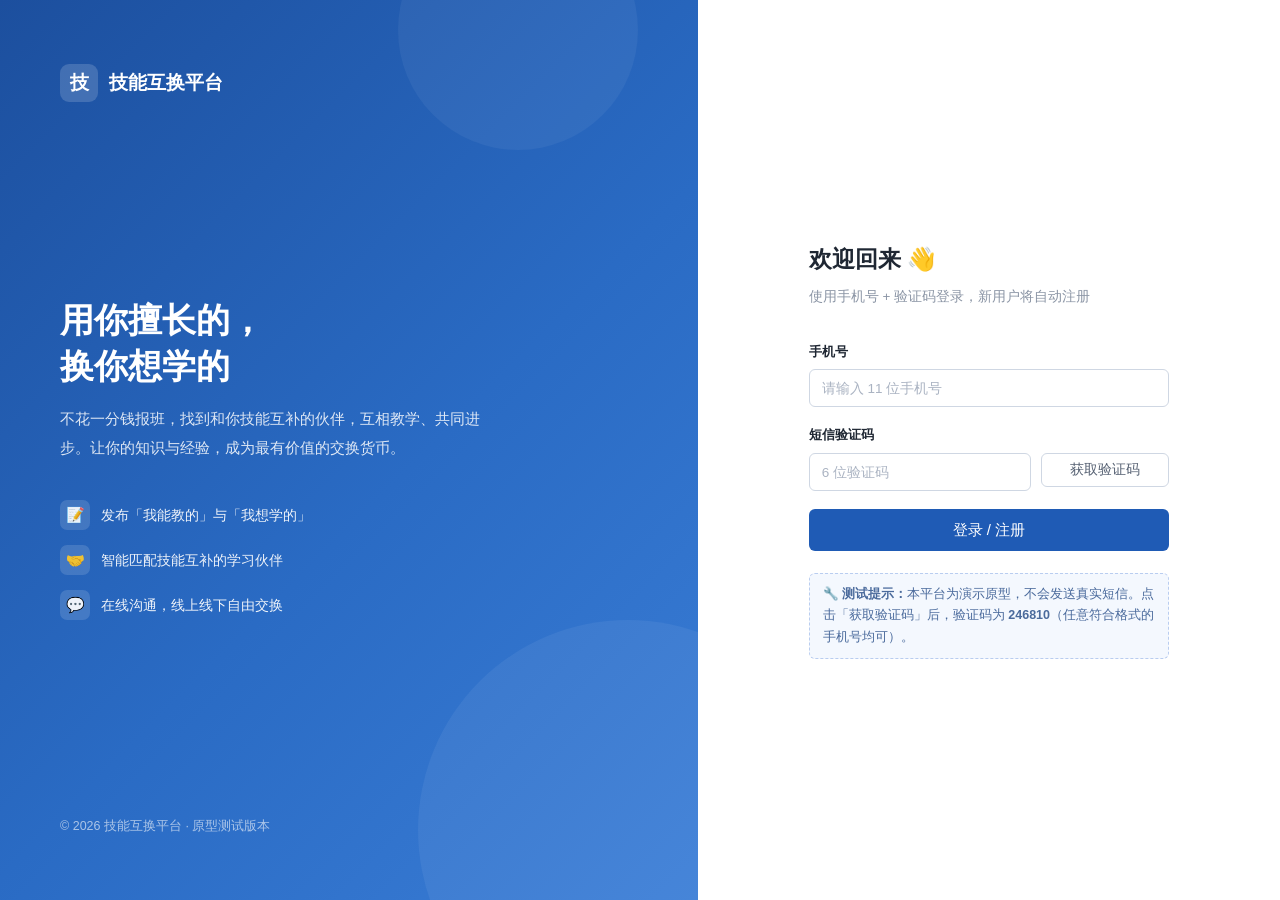
<file: index.html>
<!DOCTYPE html>
<html lang="zh-CN">
<head>
  <meta charset="UTF-8">
  <meta name="viewport" content="width=device-width, initial-scale=1.0">
  <title>登录 · 技能互换平台</title>
  <link rel="stylesheet" href="css/style.css">
</head>
<body>
  <div class="login-page">
    <!-- 左侧品牌介绍 -->
    <div class="login-hero">
      <div class="login-brand">
        <span class="brand-mark">技</span>
        <span>技能互换平台</span>
      </div>
      <div class="login-hero-body">
        <h1>用你擅长的，<br>换你想学的</h1>
        <p>不花一分钱报班，找到和你技能互补的伙伴，互相教学、共同进步。让你的知识与经验，成为最有价值的交换货币。</p>
        <div class="login-features">
          <div class="login-feature"><span class="ico">📝</span>发布「我能教的」与「我想学的」</div>
          <div class="login-feature"><span class="ico">🤝</span>智能匹配技能互补的学习伙伴</div>
          <div class="login-feature"><span class="ico">💬</span>在线沟通，线上线下自由交换</div>
        </div>
      </div>
      <div class="login-hero-foot">© 2026 技能互换平台 · 原型测试版本</div>
    </div>

    <!-- 右侧登录表单 -->
    <div class="login-panel">
      <div class="login-box">
        <h2>欢迎回来 👋</h2>
        <p class="sub">使用手机号 + 验证码登录，新用户将自动注册</p>

        <form id="loginForm" autocomplete="off">
          <div class="form-item">
            <label class="form-label">手机号</label>
            <input class="input" id="phone" type="tel" maxlength="11" placeholder="请输入 11 位手机号">
            <div class="form-error" id="phoneErr">请输入正确的 11 位手机号</div>
          </div>

          <div class="form-item">
            <label class="form-label">短信验证码</label>
            <div class="input-group">
              <input class="input" id="smsCode" type="text" maxlength="6" placeholder="6 位验证码">
              <button type="button" class="btn btn-outline" id="sendCodeBtn" style="width:128px">获取验证码</button>
            </div>
            <div class="form-error" id="codeErr">验证码错误，请核对（测试环境见下方提示）</div>
          </div>

          <button type="submit" class="btn btn-primary btn-lg btn-block">登录 / 注册</button>
        </form>

        <div class="login-test-tip">
          🔧 <b>测试提示：</b>本平台为演示原型，不会发送真实短信。点击「获取验证码」后，验证码为 <b>246810</b>（任意符合格式的手机号均可）。
        </div>
      </div>
    </div>
  </div>

  <script src="js/common.js"></script>
  <script>
    // 已登录用户直接进入首页
    if (getUser()) location.href = 'home.html';

    const phoneInput = document.getElementById('phone');
    const codeInput = document.getElementById('smsCode');
    const sendBtn = document.getElementById('sendCodeBtn');
    const form = document.getElementById('loginForm');
    let codeSent = false;

    // 手机号只允许数字
    phoneInput.addEventListener('input', () => {
      phoneInput.value = phoneInput.value.replace(/\D/g, '');
      document.getElementById('phoneErr').classList.remove('show');
    });
    codeInput.addEventListener('input', () => {
      codeInput.value = codeInput.value.replace(/\D/g, '');
      document.getElementById('codeErr').classList.remove('show');
    });

    const phoneValid = () => /^1[3-9]\d{9}$/.test(phoneInput.value);

    // 获取验证码（模拟 60s 倒计时）
    sendBtn.addEventListener('click', () => {
      if (!phoneValid()) {
        document.getElementById('phoneErr').classList.add('show');
        return;
      }
      codeSent = true;
      toast('验证码已发送（模拟）：246810');
      let left = 60;
      sendBtn.disabled = true;
      sendBtn.textContent = left + 's 后重发';
      const timer = setInterval(() => {
        left--;
        if (left <= 0) {
          clearInterval(timer);
          sendBtn.disabled = false;
          sendBtn.textContent = '重新获取';
        } else {
          sendBtn.textContent = left + 's 后重发';
        }
      }, 1000);
    });

    // 登录
    form.addEventListener('submit', e => {
      e.preventDefault();
      if (!phoneValid()) { document.getElementById('phoneErr').classList.add('show'); return; }
      if (!codeSent) { toast('请先获取验证码', 'error'); return; }
      if (codeInput.value !== MOCK_SMS_CODE) {
        document.getElementById('codeErr').classList.add('show');
        return;
      }
      loginByPhone(phoneInput.value);
      toast('登录成功，正在进入平台…', 'success');
      setTimeout(() => location.href = 'home.html', 500);
    });
  </script>
</body>
</html>
</file>
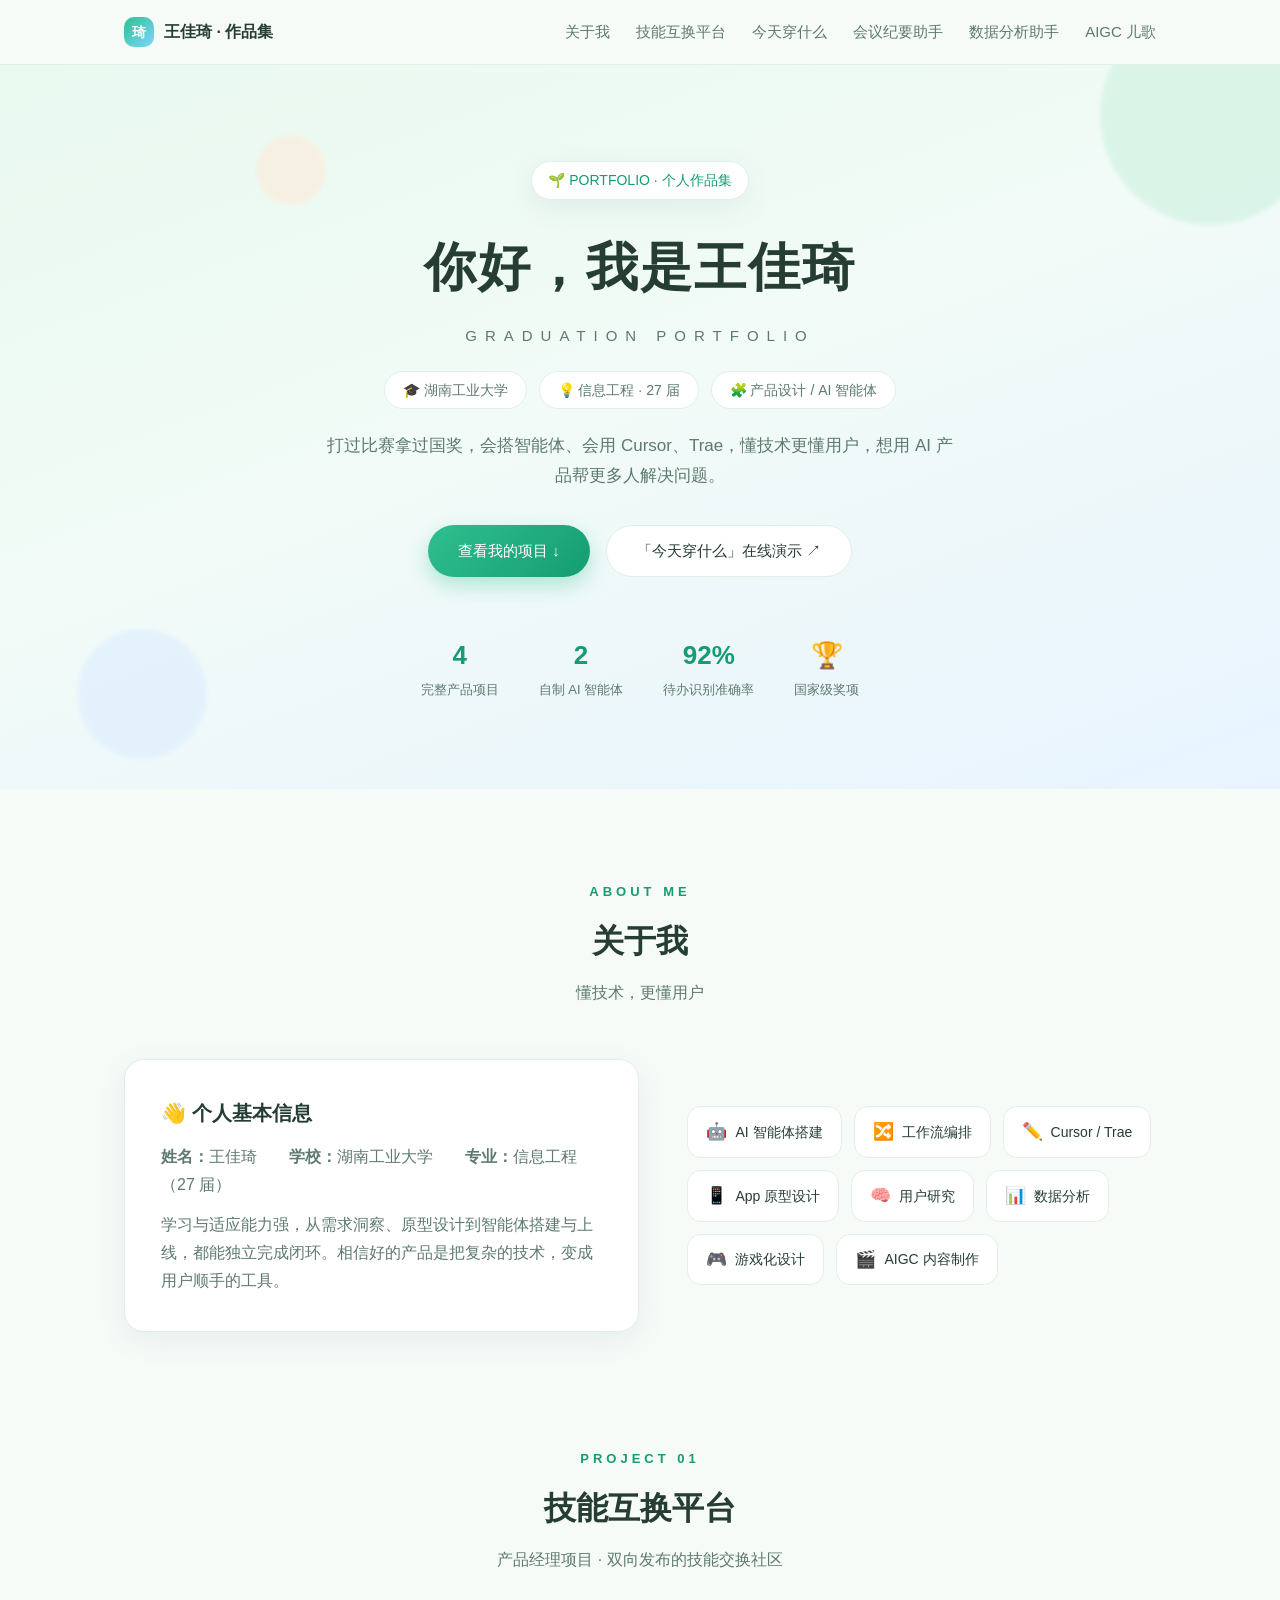
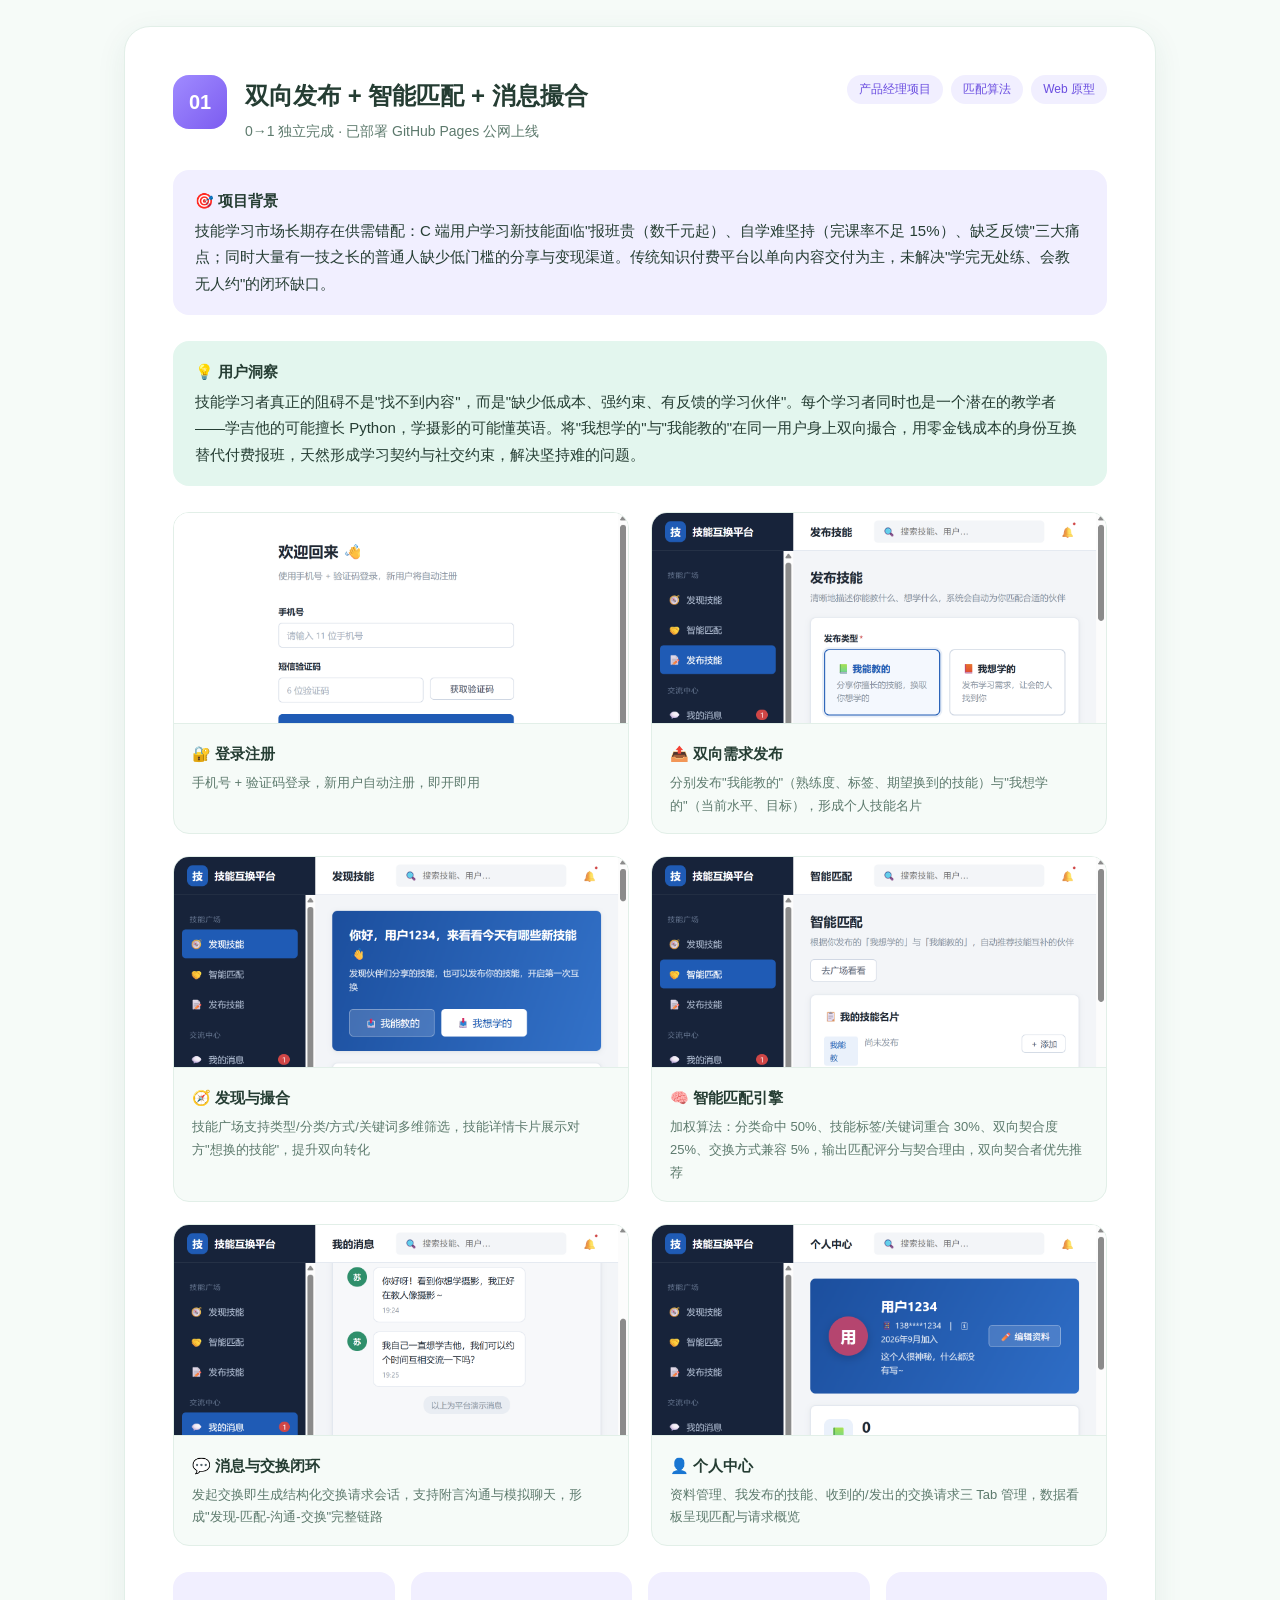
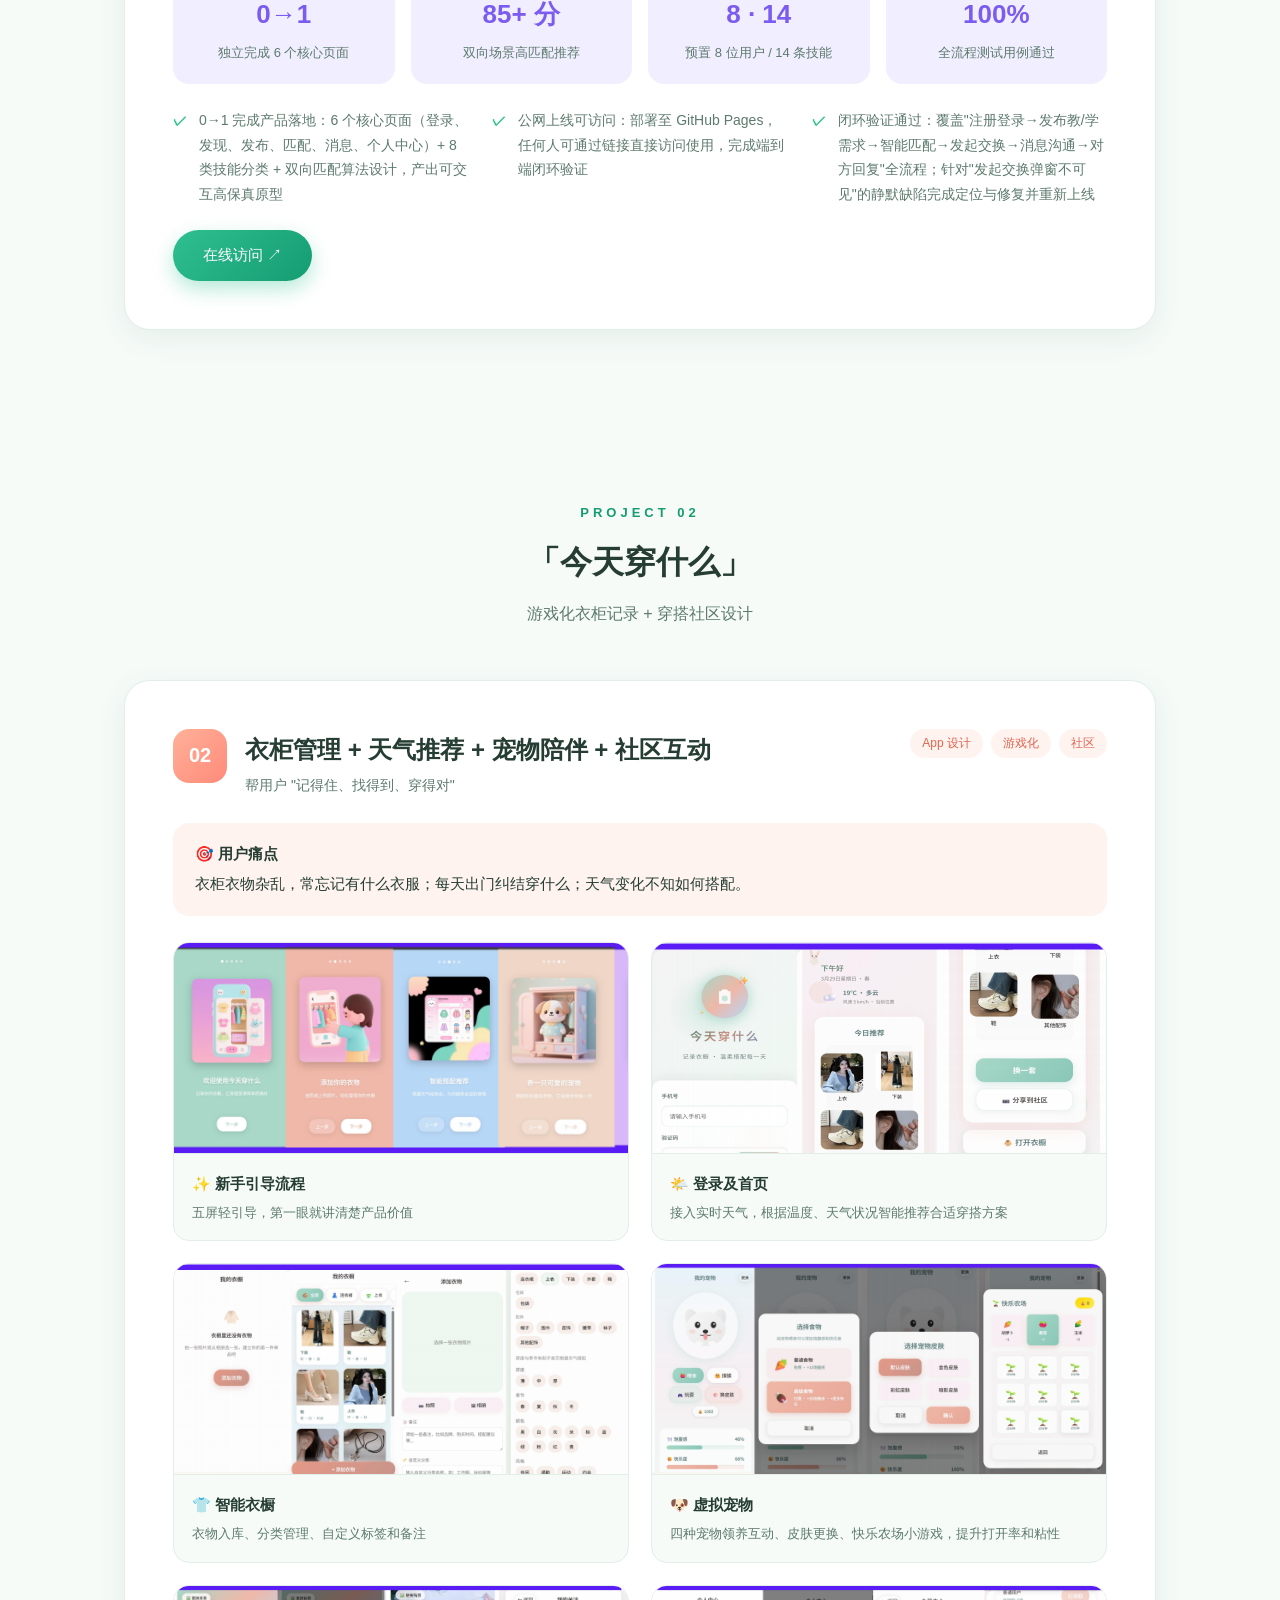
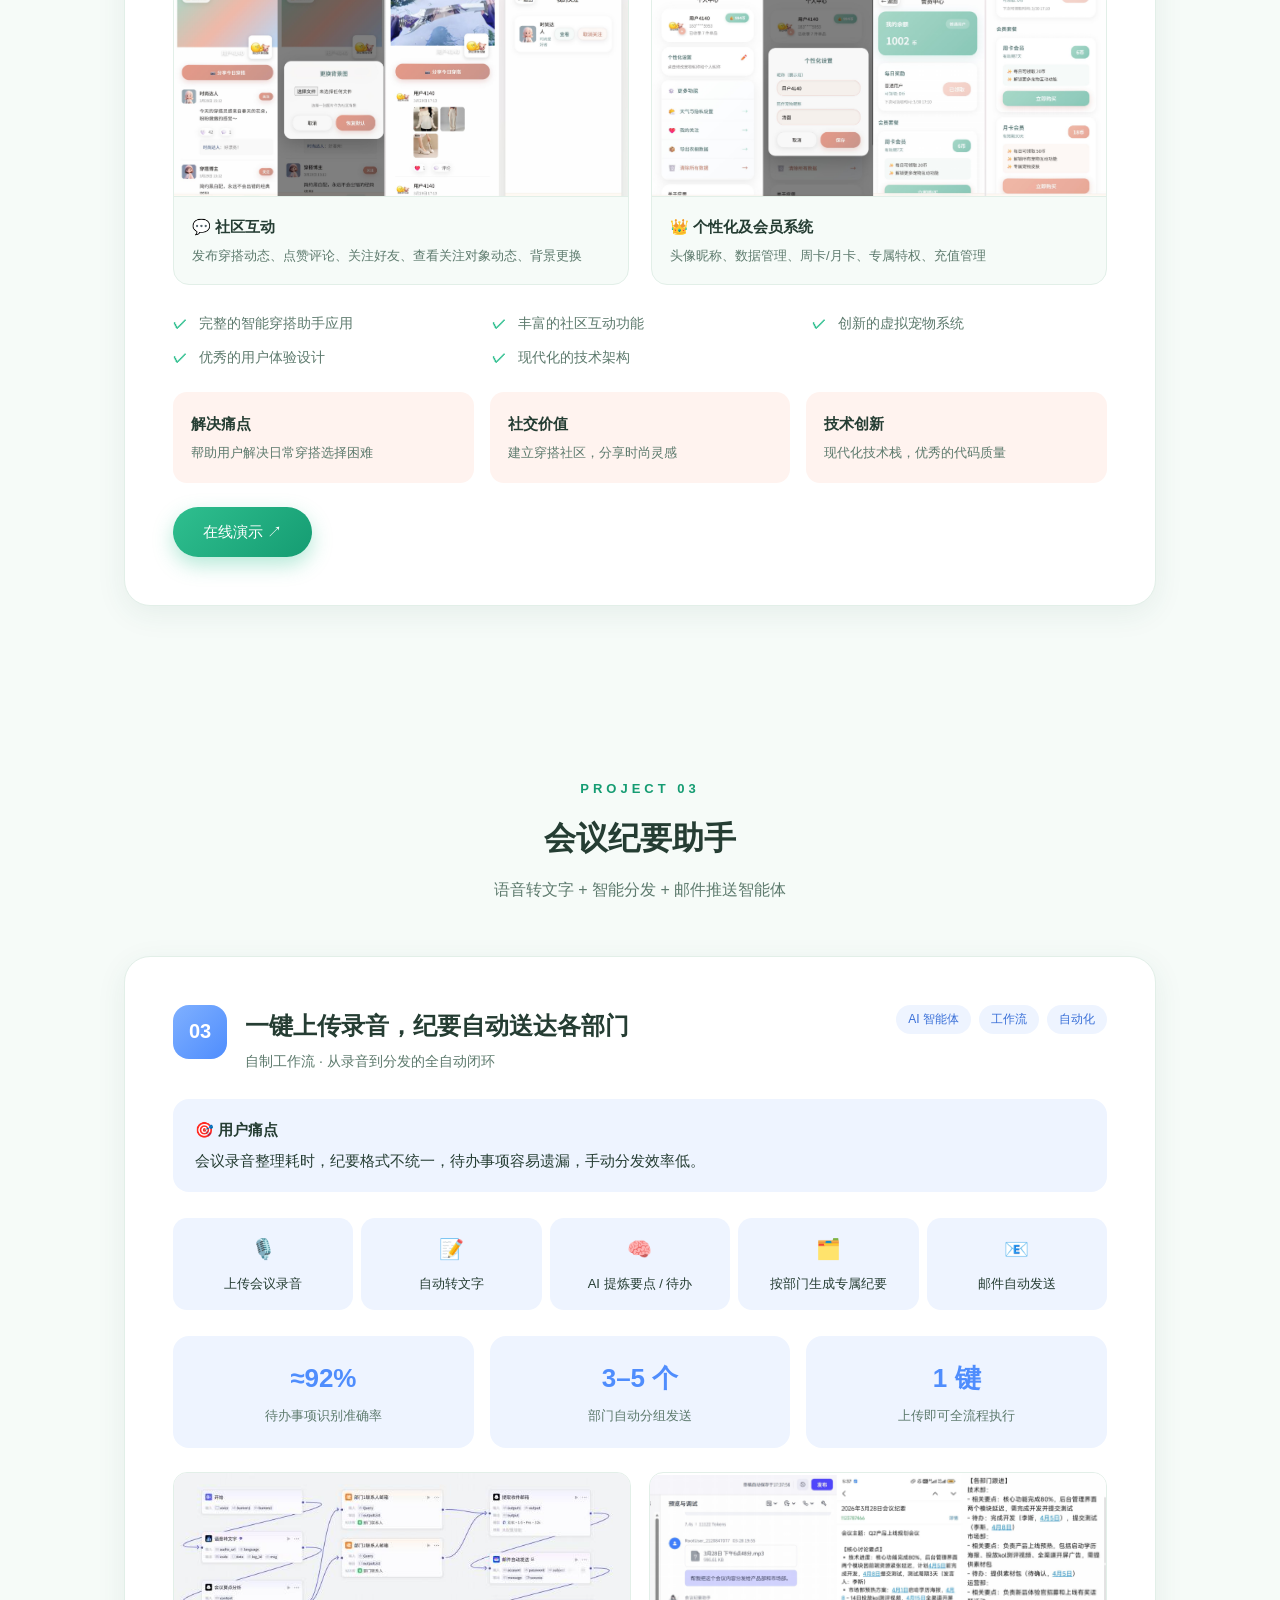
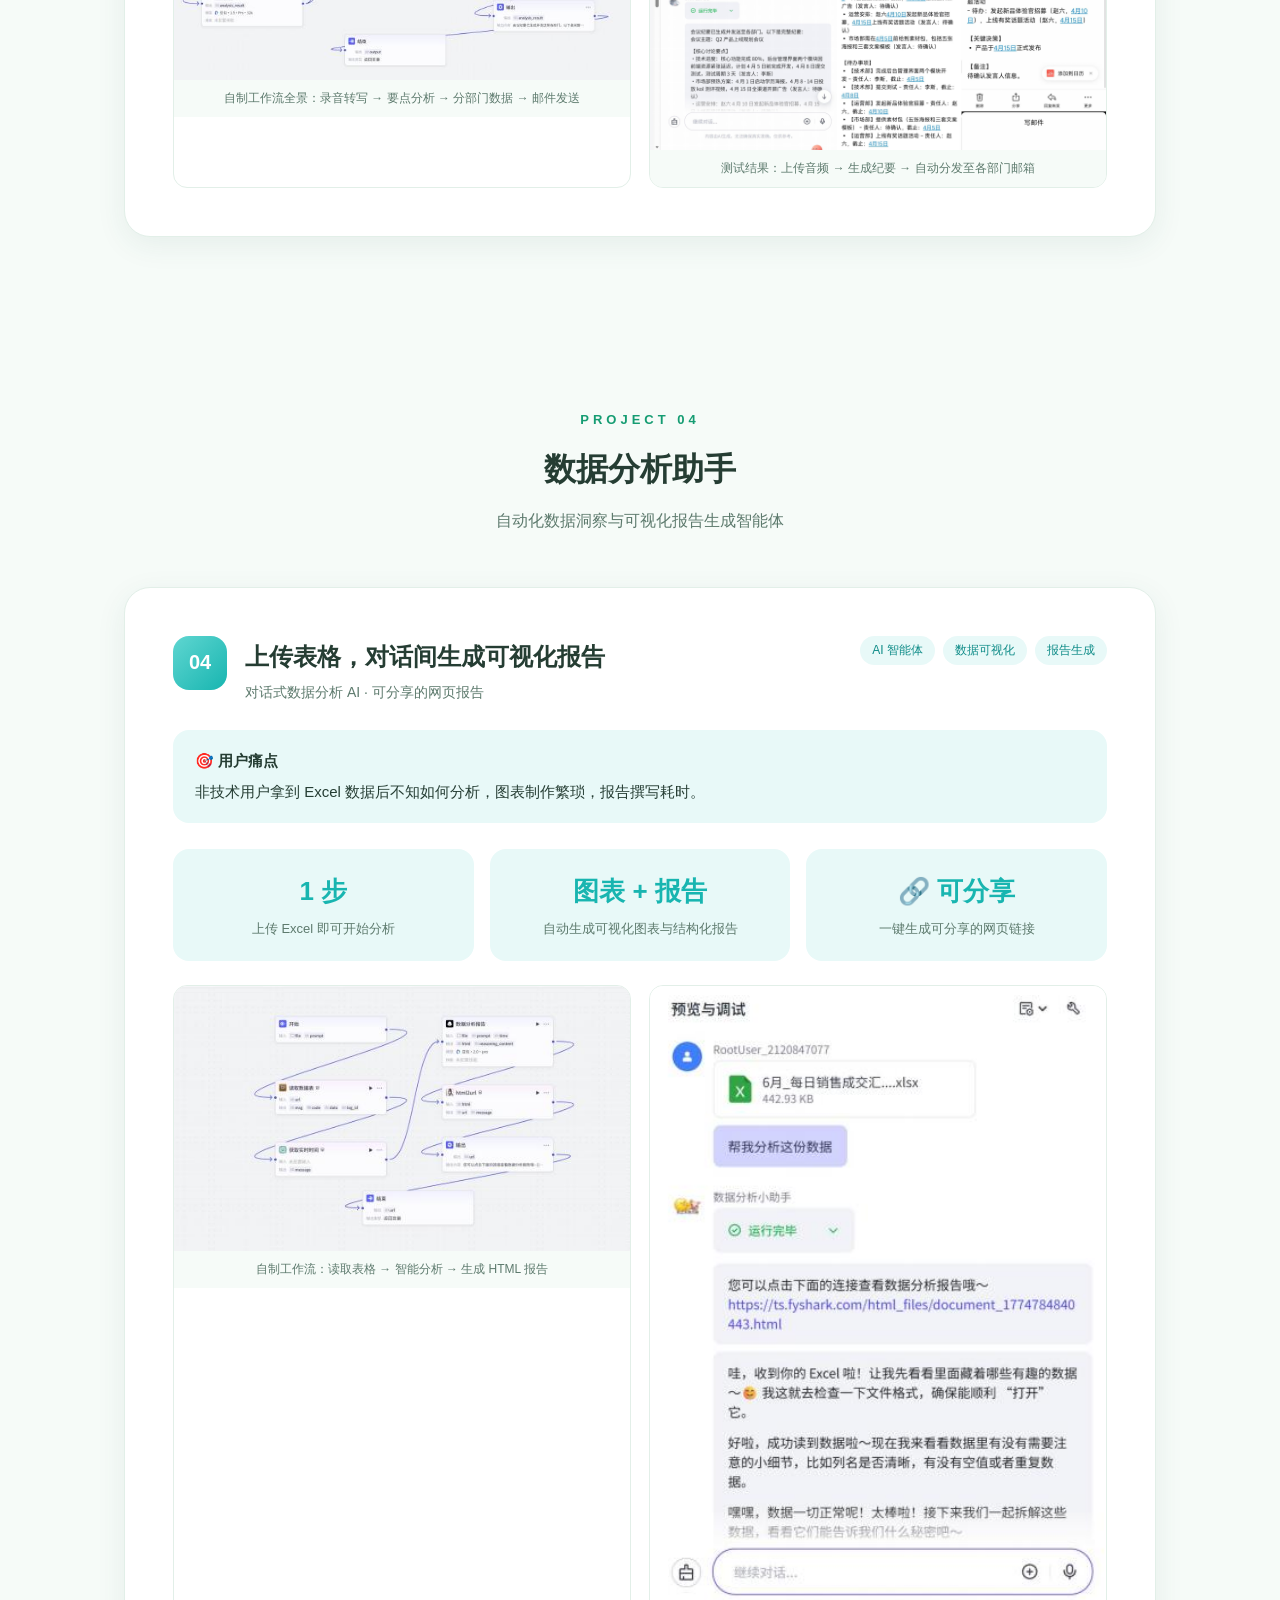
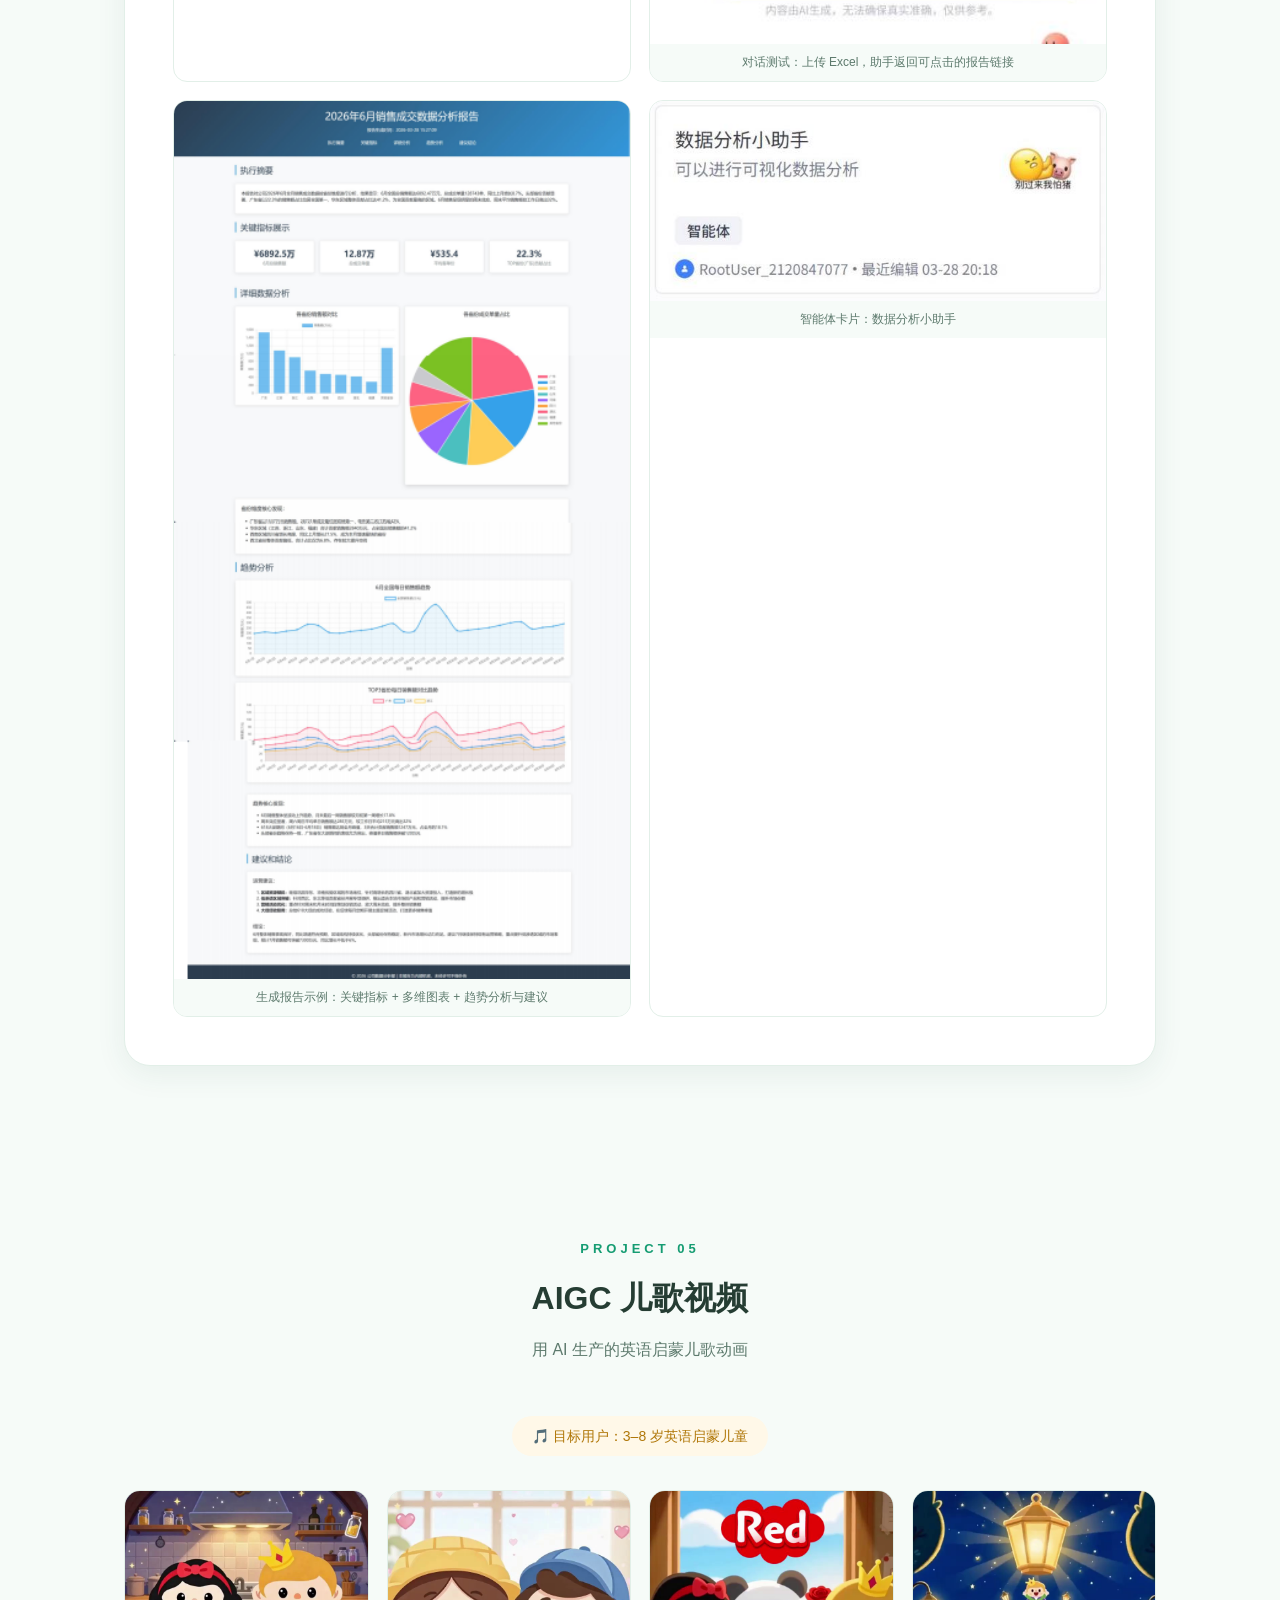
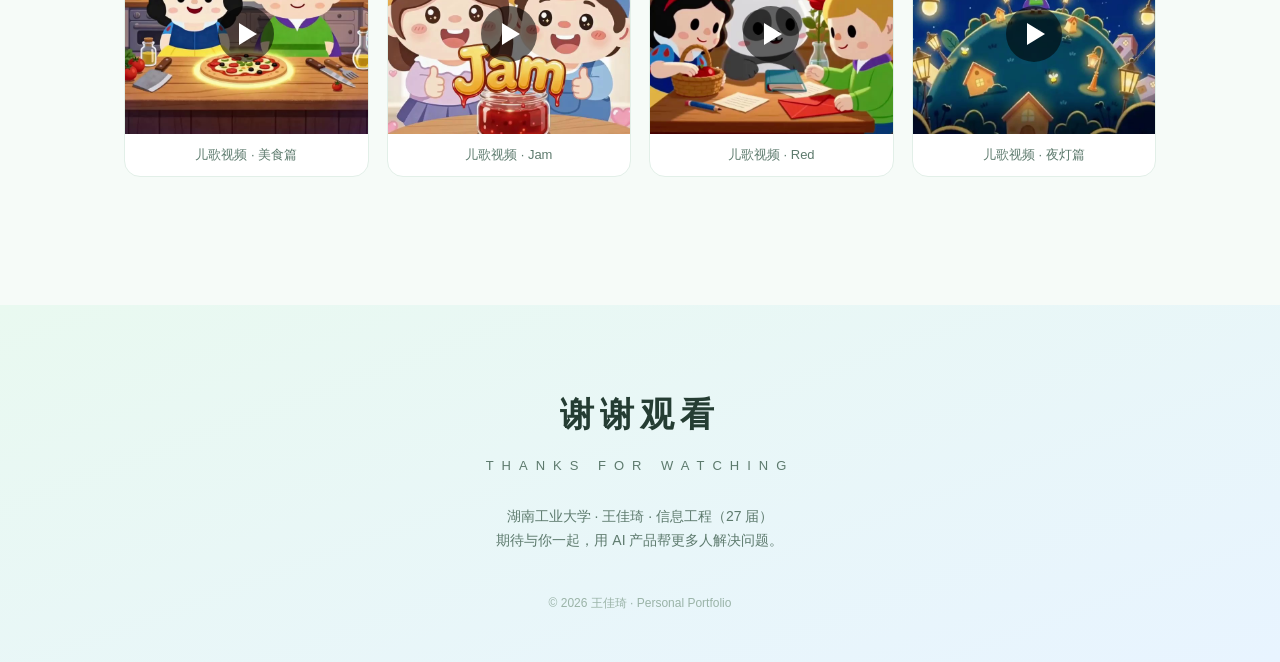
<file: portfolio/index.html>
﻿<!DOCTYPE html>
<html lang="zh-CN">
<head>
<meta charset="UTF-8">
<meta name="viewport" content="width=device-width, initial-scale=1.0">
<meta name="description" content="王佳琦个人产品作品集：今天穿什么、会议纪要助手、数据分析助手、AIGC儿歌视频">
<title>王佳琦 · 个人作品集</title>
<style>
  :root{
    --bg:#f6fbf8;
    --ink:#253d33;
    --ink-soft:#5d7a6d;
    --green:#2fbf8f;
    --green-deep:#159c72;
    --mint:#e3f6ee;
    --card:#ffffff;
    --line:#e2efe8;
    --pink:#ff8a7a;
    --pink-bg:#fff3ef;
    --blue:#4f8dfd;
    --blue-bg:#eef4ff;
    --teal:#18b5b0;
    --teal-bg:#e8f9f8;
    --yellow:#f7b32b;
    --yellow-bg:#fff8e8;
    --radius:20px;
    --shadow:0 8px 30px rgba(37,94,71,.08);
  }
  *{margin:0;padding:0;box-sizing:border-box}
  html{scroll-behavior:smooth}
  body{overflow-x:hidden;
    font-family:"PingFang SC","Hiragino Sans GB","Microsoft YaHei","Helvetica Neue",Arial,sans-serif;
    background:var(--bg);color:var(--ink);line-height:1.75;-webkit-font-smoothing:antialiased;
  }
  img{max-width:100%;display:block}
  a{color:inherit;text-decoration:none}
  .wrap{max-width:1080px;margin:0 auto;padding:0 24px}

  /* ---------- 顶部导航 ---------- */
  .nav{
    position:sticky;top:0;z-index:50;
    background:rgba(246,251,248,.85);backdrop-filter:blur(12px);
    border-bottom:1px solid var(--line);
  }
  .nav-inner{display:flex;align-items:center;justify-content:space-between;height:64px}
  .logo{display:flex;align-items:center;gap:10px;font-weight:700}
  .logo-dot{width:30px;height:30px;border-radius:10px;background:linear-gradient(135deg,var(--green),#7bd8ff);
    display:flex;align-items:center;justify-content:center;color:#fff;font-size:14px}
  .nav-links{display:flex;gap:26px;font-size:15px;color:var(--ink-soft)}
  .nav-links a{transition:color .2s}
  .nav-links a:hover{color:var(--green-deep)}
  @media (max-width:720px){.nav-links{display:none}}

  /* ---------- Hero ---------- */
  .hero{
    position:relative;overflow:hidden;
    background:linear-gradient(160deg,#e9f9f0 0%,#f2fbf7 45%,#e8f4ff 100%);
  }
  .hero .blob{position:absolute;border-radius:50%;filter:blur(2px);opacity:.55}
  .blob-1{width:220px;height:220px;background:#c9f0dd;top:-60px;right:-40px}
  .blob-2{width:130px;height:130px;background:#d9ecff;bottom:30px;left:6%}
  .blob-3{width:70px;height:70px;background:#ffe9d6;top:70px;left:20%}
  .hero-inner{position:relative;padding:96px 0 88px;text-align:center}
  .hero-kicker{display:inline-flex;align-items:center;gap:8px;background:#fff;border:1px solid var(--line);
    padding:6px 16px;border-radius:999px;font-size:14px;color:var(--green-deep);box-shadow:var(--shadow)}
  .hero h1{font-size:clamp(32px,6vw,52px);letter-spacing:2px;margin:22px 0 6px;overflow-wrap:anywhere}
  .hero h1 .en{display:block;font-size:15px;font-weight:400;letter-spacing:clamp(2px,1vw,8px);color:var(--ink-soft);margin-top:10px}
  .hero-meta{display:flex;justify-content:center;gap:12px;flex-wrap:wrap;margin:22px 0}
  .chip{background:#fff;border:1px solid var(--line);border-radius:999px;padding:6px 18px;font-size:14px;color:var(--ink-soft)}
  .hero-desc{max-width:640px;margin:0 auto;color:var(--ink-soft);font-size:17px}
  .hero-cta{display:flex;justify-content:center;gap:16px;margin-top:34px;flex-wrap:wrap}
  .btn{display:inline-flex;align-items:center;gap:8px;padding:12px 30px;border-radius:999px;font-size:15px;
    transition:transform .2s,box-shadow .2s}
  .btn:hover{transform:translateY(-2px)}
  .btn-primary{background:linear-gradient(135deg,var(--green),var(--green-deep));color:#fff;box-shadow:0 8px 20px rgba(47,191,143,.35)}
  .btn-ghost{background:#fff;border:1px solid var(--line);color:var(--ink)}
  .hero-stats{display:flex;justify-content:center;gap:40px;margin-top:56px;flex-wrap:wrap}
  .stat b{font-size:26px;color:var(--green-deep)}
  .stat span{display:block;font-size:13px;color:var(--ink-soft)}
  @media (max-width:720px){.hero h1{font-size:36px}.hero-inner{padding:64px 0 60px}}

  /* ---------- 通用 section ---------- */
  section{padding:88px 0}
  .sec-head{text-align:center;margin-bottom:52px}
  .sec-tag{display:inline-block;font-size:13px;letter-spacing:4px;color:var(--green-deep);font-weight:600}
  .sec-head h2{font-size:32px;margin-top:8px}
  .sec-head p{color:var(--ink-soft);margin-top:10px}

  /* ---------- 关于我 ---------- */
  .about-grid{display:grid;grid-template-columns:1.1fr 1fr;gap:48px;align-items:center}
  @media (max-width:860px){.about-grid{grid-template-columns:1fr}}
  .about-card{background:var(--card);border:1px solid var(--line);border-radius:var(--radius);padding:36px;box-shadow:var(--shadow)}
  .about-card h3{font-size:20px;margin-bottom:12px}
  .about-card p{color:var(--ink-soft)}
  .skill-list{display:flex;flex-wrap:wrap;gap:12px}
  .skill{background:#fff;border:1px solid var(--line);border-radius:14px;padding:10px 18px;font-size:14px;display:flex;align-items:center;gap:8px;transition:transform .2s,box-shadow .2s}
  .skill:hover{transform:translateY(-3px);box-shadow:var(--shadow)}
  .skill i{font-style:normal;font-size:17px}

  /* ---------- 项目区块 ---------- */
  .project{background:var(--card);border:1px solid var(--line);border-radius:26px;padding:48px;margin-bottom:56px;box-shadow:var(--shadow)}
  @media (max-width:720px){.project{padding:28px}}
  .p-head{display:flex;align-items:flex-start;gap:18px;flex-wrap:wrap}
  .p-num{flex-shrink:0;width:54px;height:54px;border-radius:16px;color:#fff;font-weight:700;font-size:20px;
    display:flex;align-items:center;justify-content:center}
  .p-title h3{font-size:24px}
  .p-title .sub{color:var(--ink-soft);font-size:14px;margin-top:2px}
  .p-tags{margin-left:auto;display:flex;gap:8px;flex-wrap:wrap}
  .p-tag{font-size:12px;padding:4px 12px;border-radius:999px}
  .pain{margin:26px 0;border-radius:16px;padding:18px 22px;font-size:15px}
  .pain b{display:block;margin-bottom:4px;font-size:15px}
  .feat-grid{display:grid;grid-template-columns:repeat(2,1fr);gap:22px;margin:26px 0}
  @media (max-width:860px){.feat-grid{grid-template-columns:1fr}}
  .feat{background:var(--bg);border:1px solid var(--line);border-radius:16px;overflow:hidden;transition:transform .25s,box-shadow .25s}
  .feat:hover{transform:translateY(-4px);box-shadow:var(--shadow)}
  .feat .shot{border-bottom:1px solid var(--line);background:#fff}
  .feat .shot img{width:100%;height:210px;object-fit:cover;object-position:left top}
  .feat .txt{padding:16px 18px}
  .feat .txt b{font-size:15px}
  .feat .txt p{font-size:13px;color:var(--ink-soft);margin-top:4px}
  .result-list{list-style:none;display:grid;grid-template-columns:repeat(auto-fit,minmax(220px,1fr));gap:10px 24px;margin:22px 0}
  .result-list li{font-size:14px;color:var(--ink-soft);padding-left:26px;position:relative}
  .result-list li::before{content:"✓";position:absolute;left:0;color:var(--green);font-weight:700}
  .value-cards{display:grid;grid-template-columns:repeat(3,1fr);gap:16px;margin-top:22px}
  @media (max-width:720px){.value-cards{grid-template-columns:1fr}}
  .v-card{border-radius:14px;padding:18px}
  .v-card b{font-size:15px}
  .v-card p{font-size:13px;color:var(--ink-soft);margin-top:4px}
  .metric-row{display:flex;gap:16px;flex-wrap:wrap;margin:24px 0}
  .metric{flex:1;min-width:150px;border-radius:16px;text-align:center;padding:20px 12px;background:var(--blue-bg)}
  .metric b{font-size:26px;color:var(--blue)}
  .metric span{display:block;font-size:13px;color:var(--ink-soft);margin-top:4px}
  .flow{display:grid;grid-template-columns:repeat(5,1fr);gap:8px;margin:26px 0}
  @media (max-width:860px){.flow{grid-template-columns:repeat(2,1fr)}}
  .step{background:var(--blue-bg);border-radius:14px;padding:14px 10px;text-align:center;font-size:13px;position:relative}
  .step i{display:block;font-style:normal;font-size:20px;margin-bottom:6px}
  .shots-2{display:grid;grid-template-columns:1fr 1fr;gap:18px;margin-top:22px}
  @media (max-width:860px){.shots-2{grid-template-columns:1fr}}
  .shot-card{border:1px solid var(--line);border-radius:14px;overflow:hidden;background:#fff}
  .shot-card img{width:100%}
  .shot-card figcaption{font-size:12px;color:var(--ink-soft);text-align:center;padding:8px;background:var(--bg)}
  .link-btn{margin-top:24px}
  /* 项目配色 */
  .p-swap .p-num{background:linear-gradient(135deg,#a08bff,#7c5cf0)}
  .p-swap .pain{background:#f1efff}
  .p-swap .p-tag{background:#f1efff;color:#6a4de0}
  .p-swap .metric{background:#f1efff}
  .p-swap .metric b{color:#7c5cf0}
  .insight{margin:0 0 26px;border-radius:16px;padding:18px 22px;font-size:15px;background:var(--mint)}
  .insight b{display:block;margin-bottom:4px;font-size:15px}
  .p-wear .p-num{background:linear-gradient(135deg,#ffb199,#ff8a7a)}
  .p-wear .pain{background:var(--pink-bg)}
  .p-wear .p-tag{background:var(--pink-bg);color:#e0644f}
  .p-wear .v-card{background:var(--pink-bg)}
  .p-meet .p-num{background:linear-gradient(135deg,#7fb0ff,#4f8dfd)}
  .p-meet .pain{background:var(--blue-bg)}
  .p-meet .p-tag{background:var(--blue-bg);color:#3a70d8}
  .p-data .p-num{background:linear-gradient(135deg,#5fd6d1,#18b5b0)}
  .p-data .pain{background:var(--teal-bg)}
  .p-data .p-tag{background:var(--teal-bg);color:#0f8c88}
  .p-data .metric{background:var(--teal-bg)}
  .p-data .metric b{color:var(--teal)}

  /* ---------- AIGC 儿歌 ---------- */
  .song-grid{display:grid;grid-template-columns:repeat(4,1fr);gap:18px}
  @media (max-width:860px){.song-grid{grid-template-columns:repeat(2,1fr)}}
  .song{border-radius:16px;overflow:hidden;background:#fff;border:1px solid var(--line);transition:transform .25s,box-shadow .25s;position:relative;cursor:pointer}
  .song:hover{transform:translateY(-4px);box-shadow:var(--shadow)}
  .song img{aspect-ratio:1;object-fit:cover;width:100%}
  .song figcaption{font-size:13px;text-align:center;padding:10px;color:var(--ink-soft)}
  .song .play-btn{position:absolute;top:50%;left:50%;transform:translate(-50%,-50%);width:56px;height:56px;border-radius:50%;background:rgba(0,0,0,.55);display:flex;align-items:center;justify-content:center;transition:transform .2s,background .2s}
  .song .play-btn::before{content:'';width:0;height:0;border-left:18px solid #fff;border-top:11px solid transparent;border-bottom:11px solid transparent;margin-left:4px}
  .song:hover .play-btn{transform:translate(-50%,-50%) scale(1.12);background:rgba(0,0,0,.7)}
  .video-modal{position:fixed;inset:0;z-index:100;background:rgba(0,0,0,.85);display:none;align-items:center;justify-content:center;padding:24px}
  .video-modal.active{display:flex}
  .video-modal .close{position:absolute;top:20px;right:28px;color:#fff;font-size:32px;cursor:pointer;line-height:1;z-index:2}
  .video-modal .close:hover{color:var(--green)}
  .video-modal video{max-width:900px;width:100%;border-radius:12px;outline:none}
  .video-modal .modal-cap{color:#ccc;font-size:14px;text-align:center;margin-top:12px}
  .song-note{display:inline-flex;align-items:center;gap:8px;background:var(--yellow-bg);color:#b07708;
    border-radius:999px;padding:8px 20px;font-size:14px;margin-bottom:34px}

  /* ---------- 页脚 ---------- */
  footer{background:linear-gradient(160deg,#e9f9f0,#e8f4ff);text-align:center;padding:80px 24px 48px;margin-top:40px}
  footer h2{font-size:34px;letter-spacing:6px}
  footer .en{letter-spacing:8px;color:var(--ink-soft);font-size:13px;margin-top:10px}
  footer .meta{margin-top:26px;color:var(--ink-soft);font-size:14px}
  footer .copy{margin-top:40px;font-size:12px;color:#9ab3a7}

  /* ---------- 滚动浮现 ---------- */
  .reveal{opacity:0;transform:translateY(26px);transition:opacity .7s ease,transform .7s ease}
  .reveal.in{opacity:1;transform:none}
</style>
</head>
<body>

<!-- 导航 -->
<header class="nav">
  <div class="wrap nav-inner">
    <a class="logo" href="#top"><span class="logo-dot">琦</span>王佳琦 · 作品集</a>
    <nav class="nav-links" aria-label="站内导航">
      <a href="#about">关于我</a>
      <a href="#project-swap">技能互换平台</a>
      <a href="#project-wear">今天穿什么</a>
      <a href="#project-meet">会议纪要助手</a>
      <a href="#project-data">数据分析助手</a>
      <a href="#aigc">AIGC 儿歌</a>
    </nav>
  </div>
</header>

<!-- Hero -->
<div class="hero" id="top">
  <span class="blob blob-1" aria-hidden="true"></span>
  <span class="blob blob-2" aria-hidden="true"></span>
  <span class="blob blob-3" aria-hidden="true"></span>
  <div class="wrap hero-inner">
    <span class="hero-kicker">🌱 PORTFOLIO · 个人作品集</span>
    <h1>你好，我是王佳琦
      <span class="en">GRADUATION PORTFOLIO</span>
    </h1>
    <div class="hero-meta">
      <span class="chip">🎓 湖南工业大学</span>
      <span class="chip">💡 信息工程 · 27 届</span>
      <span class="chip">🧩 产品设计 / AI 智能体</span>
    </div>
    <p class="hero-desc">打过比赛拿过国奖，会搭智能体、会用 Cursor、Trae，懂技术更懂用户，想用 AI 产品帮更多人解决问题。</p>
    <div class="hero-cta">
      <a class="btn btn-primary" href="#project-swap">查看我的项目 ↓</a>
      <a class="btn btn-ghost" href="https://1123787466.github.io/today-wear-web" target="_blank" rel="noopener">「今天穿什么」在线演示 ↗</a>
    </div>
    <div class="hero-stats">
      <div class="stat"><b>4</b><span>完整产品项目</span></div>
      <div class="stat"><b>2</b><span>自制 AI 智能体</span></div>
      <div class="stat"><b>92%</b><span>待办识别准确率</span></div>
      <div class="stat"><b>🏆</b><span>国家级奖项</span></div>
    </div>
  </div>
</div>

<!-- 关于我 -->
<section id="about">
  <div class="wrap">
    <div class="sec-head reveal">
      <span class="sec-tag">ABOUT ME</span>
      <h2>关于我</h2>
      <p>懂技术，更懂用户</p>
    </div>
    <div class="about-grid">
      <div class="about-card reveal">
        <h3>👋 个人基本信息</h3>
        <p><b>姓名：</b>王佳琦　　<b>学校：</b>湖南工业大学　　<b>专业：</b>信息工程（27 届）</p>
        <p style="margin-top:12px">学习与适应能力强，从需求洞察、原型设计到智能体搭建与上线，都能独立完成闭环。相信好的产品是把复杂的技术，变成用户顺手的工具。</p>
      </div>
      <div class="reveal">
        <div class="skill-list">
          <span class="skill"><i>🤖</i>AI 智能体搭建</span>
          <span class="skill"><i>🔀</i>工作流编排</span>
          <span class="skill"><i>✏️</i>Cursor / Trae</span>
          <span class="skill"><i>📱</i>App 原型设计</span>
          <span class="skill"><i>🧠</i>用户研究</span>
          <span class="skill"><i>📊</i>数据分析</span>
          <span class="skill"><i>🎮</i>游戏化设计</span>
          <span class="skill"><i>🎬</i>AIGC 内容制作</span>
        </div>
      </div>
    </div>
  </div>
</section>

<!-- 项目 0：技能互换平台 -->
<section id="project-swap" style="padding-top:24px">
  <div class="wrap">
    <div class="sec-head reveal">
      <span class="sec-tag">PROJECT 01</span>
      <h2>技能互换平台</h2>
      <p>产品经理项目 · 双向发布的技能交换社区</p>
    </div>
    <div class="project p-swap reveal">
      <div class="p-head">
        <div class="p-num">01</div>
        <div class="p-title">
          <h3>双向发布 + 智能匹配 + 消息撮合</h3>
          <div class="sub">0→1 独立完成 · 已部署 GitHub Pages 公网上线</div>
        </div>
        <div class="p-tags">
          <span class="p-tag">产品经理项目</span>
          <span class="p-tag">匹配算法</span>
          <span class="p-tag">Web 原型</span>
        </div>
      </div>
      <div class="pain">
        <b>🎯 项目背景</b>
        技能学习市场长期存在供需错配：C 端用户学习新技能面临"报班贵（数千元起）、自学难坚持（完课率不足 15%）、缺乏反馈"三大痛点；同时大量有一技之长的普通人缺少低门槛的分享与变现渠道。传统知识付费平台以单向内容交付为主，未解决"学完无处练、会教无人约"的闭环缺口。
      </div>
      <div class="insight">
        <b>💡 用户洞察</b>
        技能学习者真正的阻碍不是"找不到内容"，而是"缺少低成本、强约束、有反馈的学习伙伴"。每个学习者同时也是一个潜在的教学者——学吉他的可能擅长 Python，学摄影的可能懂英语。将"我想学的"与"我能教的"在同一用户身上双向撮合，用零金钱成本的身份互换替代付费报班，天然形成学习契约与社交约束，解决坚持难的问题。
      </div>
      <div class="feat-grid">
        <div class="feat">
          <div class="shot"><img src="assets/swap-login.png" alt="登录注册页：手机号加验证码登录，新用户自动注册"></div>
          <div class="txt"><b>🔐 登录注册</b><p>手机号 + 验证码登录，新用户自动注册，即开即用</p></div>
        </div>
        <div class="feat">
          <div class="shot"><img src="assets/swap-publish.png" alt="双向发布页：我能教的与我想学的两种发布类型、技能分类与熟练度"></div>
          <div class="txt"><b>📤 双向需求发布</b><p>分别发布"我能教的"（熟练度、标签、期望换到的技能）与"我想学的"（当前水平、目标），形成个人技能名片</p></div>
        </div>
        <div class="feat">
          <div class="shot"><img src="assets/swap-home.png" alt="技能广场：发现技能、多维筛选与技能卡片列表"></div>
          <div class="txt"><b>🧭 发现与撮合</b><p>技能广场支持类型/分类/方式/关键词多维筛选，技能详情卡片展示对方"想换的技能"，提升双向转化</p></div>
        </div>
        <div class="feat">
          <div class="shot"><img src="assets/swap-matches.png" alt="智能匹配页：我的技能名片与匹配推荐"></div>
          <div class="txt"><b>🧠 智能匹配引擎</b><p>加权算法：分类命中 50%、技能标签/关键词重合 30%、双向契合度 25%、交换方式兼容 5%，输出匹配评分与契合理由，双向契合者优先推荐</p></div>
        </div>
        <div class="feat">
          <div class="shot"><img src="assets/swap-messages.png" alt="消息页：结构化交换请求会话与模拟聊天"></div>
          <div class="txt"><b>💬 消息与交换闭环</b><p>发起交换即生成结构化交换请求会话，支持附言沟通与模拟聊天，形成"发现-匹配-沟通-交换"完整链路</p></div>
        </div>
        <div class="feat">
          <div class="shot"><img src="assets/swap-profile.png" alt="个人中心：资料管理、发布的技能与交换请求管理"></div>
          <div class="txt"><b>👤 个人中心</b><p>资料管理、我发布的技能、收到的/发出的交换请求三 Tab 管理，数据看板呈现匹配与请求概览</p></div>
        </div>
      </div>
      <div class="metric-row">
        <div class="metric"><b>0→1</b><span>独立完成 6 个核心页面</span></div>
        <div class="metric"><b>85+ 分</b><span>双向场景高匹配推荐</span></div>
        <div class="metric"><b>8 · 14</b><span>预置 8 位用户 / 14 条技能</span></div>
        <div class="metric"><b>100%</b><span>全流程测试用例通过</span></div>
      </div>
      <ul class="result-list">
        <li>0→1 完成产品落地：6 个核心页面（登录、发现、发布、匹配、消息、个人中心）+ 8 类技能分类 + 双向匹配算法设计，产出可交互高保真原型</li>
        <li>公网上线可访问：部署至 GitHub Pages，任何人可通过链接直接访问使用，完成端到端闭环验证</li>
        <li>闭环验证通过：覆盖"注册登录→发布教/学需求→智能匹配→发起交换→消息沟通→对方回复"全流程；针对"发起交换弹窗不可见"的静默缺陷完成定位与修复并重新上线</li>
      </ul>
      <div class="link-btn">
        <a class="btn btn-primary" href="https://1123787466.github.io/skill-swap-platform/home.html" target="_blank" rel="noopener">在线访问 ↗</a>
      </div>
    </div>
  </div>
</section>

<!-- 项目 1：今天穿什么 -->
<section id="project-wear" style="padding-top:24px">
  <div class="wrap">
    <div class="sec-head reveal">
      <span class="sec-tag">PROJECT 02</span>
      <h2>「今天穿什么」</h2>
      <p>游戏化衣柜记录 + 穿搭社区设计</p>
    </div>
    <div class="project p-wear reveal">
      <div class="p-head">
        <div class="p-num">02</div>
        <div class="p-title">
          <h3>衣柜管理 + 天气推荐 + 宠物陪伴 + 社区互动</h3>
          <div class="sub">帮用户 "记得住、找得到、穿得对"</div>
        </div>
        <div class="p-tags">
          <span class="p-tag">App 设计</span>
          <span class="p-tag">游戏化</span>
          <span class="p-tag">社区</span>
        </div>
      </div>
      <div class="pain">
        <b>🎯 用户痛点</b>
        衣柜衣物杂乱，常忘记有什么衣服；每天出门纠结穿什么；天气变化不知如何搭配。
      </div>
      <div class="feat-grid">
        <div class="feat">
          <div class="shot"><img src="assets/onboarding.png" alt="新手引导流程：欢迎使用、添加衣物、智能搭配推荐、养一只宠物、分享穿搭五屏引导"></div>
          <div class="txt"><b>✨ 新手引导流程</b><p>五屏轻引导，第一眼就讲清楚产品价值</p></div>
        </div>
        <div class="feat">
          <div class="shot"><img src="assets/home.png" alt="登录页与首页：今日穿搭推荐、换一套、打开衣橱"></div>
          <div class="txt"><b>🌤️ 登录及首页</b><p>接入实时天气，根据温度、天气状况智能推荐合适穿搭方案</p></div>
        </div>
        <div class="feat">
          <div class="shot"><img src="assets/wardrobe.png" alt="智能衣橱：衣物入库、分类管理、自定义标签和备注"></div>
          <div class="txt"><b>👕 智能衣橱</b><p>衣物入库、分类管理、自定义标签和备注</p></div>
        </div>
        <div class="feat">
          <div class="shot"><img src="assets/pet.png" alt="虚拟宠物：喂食、摸摸、玩耍、更换皮肤、快乐农场"></div>
          <div class="txt"><b>🐶 虚拟宠物</b><p>四种宠物领养互动、皮肤更换、快乐农场小游戏，提升打开率和粘性</p></div>
        </div>
        <div class="feat">
          <div class="shot"><img src="assets/community.png" alt="社区互动：发布穿搭动态、点赞评论、关注好友、更换背景"></div>
          <div class="txt"><b>💬 社区互动</b><p>发布穿搭动态、点赞评论、关注好友、查看关注对象动态、背景更换</p></div>
        </div>
        <div class="feat">
          <div class="shot"><img src="assets/member.png" alt="个性化及会员系统：个人中心、会员套餐、金币奖励"></div>
          <div class="txt"><b>👑 个性化及会员系统</b><p>头像昵称、数据管理、周卡/月卡、专属特权、充值管理</p></div>
        </div>
      </div>
      <ul class="result-list">
        <li>完整的智能穿搭助手应用</li>
        <li>丰富的社区互动功能</li>
        <li>创新的虚拟宠物系统</li>
        <li>优秀的用户体验设计</li>
        <li>现代化的技术架构</li>
      </ul>
      <div class="value-cards">
        <div class="v-card"><b>解决痛点</b><p>帮助用户解决日常穿搭选择困难</p></div>
        <div class="v-card"><b>社交价值</b><p>建立穿搭社区，分享时尚灵感</p></div>
        <div class="v-card"><b>技术创新</b><p>现代化技术栈，优秀的代码质量</p></div>
      </div>
      <div class="link-btn">
        <a class="btn btn-primary" href="https://1123787466.github.io/today-wear-web" target="_blank" rel="noopener">在线演示 ↗</a>
      </div>
    </div>
  </div>
</section>

<!-- 项目 2：会议纪要助手 -->
<section id="project-meet" style="padding-top:24px">
  <div class="wrap">
    <div class="sec-head reveal">
      <span class="sec-tag">PROJECT 03</span>
      <h2>会议纪要助手</h2>
      <p>语音转文字 + 智能分发 + 邮件推送智能体</p>
    </div>
    <div class="project p-meet reveal">
      <div class="p-head">
        <div class="p-num">03</div>
        <div class="p-title">
          <h3>一键上传录音，纪要自动送达各部门</h3>
          <div class="sub">自制工作流 · 从录音到分发的全自动闭环</div>
        </div>
        <div class="p-tags">
          <span class="p-tag">AI 智能体</span>
          <span class="p-tag">工作流</span>
          <span class="p-tag">自动化</span>
        </div>
      </div>
      <div class="pain">
        <b>🎯 用户痛点</b>
        会议录音整理耗时，纪要格式不统一，待办事项容易遗漏，手动分发效率低。
      </div>
      <div class="flow">
        <div class="step"><i>🎙️</i>上传会议录音</div>
        <div class="step"><i>📝</i>自动转文字</div>
        <div class="step"><i>🧠</i>AI 提炼要点 / 待办</div>
        <div class="step"><i>🗂️</i>按部门生成专属纪要</div>
        <div class="step"><i>📧</i>邮件自动发送</div>
      </div>
      <div class="metric-row">
        <div class="metric"><b>≈92%</b><span>待办事项识别准确率</span></div>
        <div class="metric"><b>3–5 个</b><span>部门自动分组发送</span></div>
        <div class="metric"><b>1 键</b><span>上传即可全流程执行</span></div>
      </div>
      <div class="shots-2">
        <figure class="shot-card">
          <img src="assets/flow-meeting.jpeg" alt="会议纪要助手工作流：语音转文字、会议要点分析、各部门数据、邮件发送节点">
          <figcaption>自制工作流全景：录音转写 → 要点分析 → 分部门数据 → 邮件发送</figcaption>
        </figure>
        <figure class="shot-card">
          <img src="assets/test-meeting.png" alt="测试结果：上传音频后自动生成会议纪要并按部门分发邮件">
          <figcaption>测试结果：上传音频 → 生成纪要 → 自动分发至各部门邮箱</figcaption>
        </figure>
      </div>
    </div>
  </div>
</section>

<!-- 项目 3：数据分析助手 -->
<section id="project-data" style="padding-top:24px">
  <div class="wrap">
    <div class="sec-head reveal">
      <span class="sec-tag">PROJECT 04</span>
      <h2>数据分析助手</h2>
      <p>自动化数据洞察与可视化报告生成智能体</p>
    </div>
    <div class="project p-data reveal">
      <div class="p-head">
        <div class="p-num">04</div>
        <div class="p-title">
          <h3>上传表格，对话间生成可视化报告</h3>
          <div class="sub">对话式数据分析 AI · 可分享的网页报告</div>
        </div>
        <div class="p-tags">
          <span class="p-tag">AI 智能体</span>
          <span class="p-tag">数据可视化</span>
          <span class="p-tag">报告生成</span>
        </div>
      </div>
      <div class="pain">
        <b>🎯 用户痛点</b>
        非技术用户拿到 Excel 数据后不知如何分析，图表制作繁琐，报告撰写耗时。
      </div>
      <div class="metric-row">
        <div class="metric"><b>1 步</b><span>上传 Excel 即可开始分析</span></div>
        <div class="metric"><b>图表 + 报告</b><span>自动生成可视化图表与结构化报告</span></div>
        <div class="metric"><b>🔗 可分享</b><span>一键生成可分享的网页链接</span></div>
      </div>
      <div class="shots-2">
        <figure class="shot-card">
          <img src="assets/flow-data.jpeg" alt="数据分析助手工作流：获取数据、获取实时时间、数据分析智能体、生成 Html 节点">
          <figcaption>自制工作流：读取表格 → 智能分析 → 生成 HTML 报告</figcaption>
        </figure>
        <figure class="shot-card">
          <img src="assets/chat-data.jpeg" alt="数据分析小助手对话测试：上传 6 月每日销售成交汇总表格后返回报告链接">
          <figcaption>对话测试：上传 Excel，助手返回可点击的报告链接</figcaption>
        </figure>
        <figure class="shot-card">
          <img src="assets/report-data.png" alt="自动生成的 2026 年 6 月销售数据分析报告，含关键指标、图表与建议结论">
          <figcaption>生成报告示例：关键指标 + 多维图表 + 趋势分析与建议</figcaption>
        </figure>
        <figure class="shot-card">
          <img src="assets/agent-data.jpeg" alt="数据分析小助手智能体卡片">
          <figcaption>智能体卡片：数据分析小助手</figcaption>
        </figure>
      </div>
    </div>
  </div>
</section>

<!-- AIGC 儿歌视频 -->
<section id="aigc" style="padding-top:24px">
  <div class="wrap">
    <div class="sec-head reveal">
      <span class="sec-tag">PROJECT 05</span>
      <h2>AIGC 儿歌视频</h2>
      <p>用 AI 生产的英语启蒙儿歌动画</p>
    </div>
    <div class="reveal" style="text-align:center">
      <span class="song-note">🎵 目标用户：3–8 岁英语启蒙儿童</span>
    </div>
    <div class="song-grid reveal">
      <figure class="song" data-video="https://github.com/1123787466/skill-swap-platform/releases/download/portfolio-videos/video1.mp4"><span class="play-btn"></span><img src="assets/song-pizza.png" alt="儿歌视频封面：白雪公主与小王子一起做披萨"><figcaption>儿歌视频 · 美食篇</figcaption></figure>
      <figure class="song" data-video="https://github.com/1123787466/skill-swap-platform/releases/download/portfolio-videos/video2.mp4"><span class="play-btn"></span><img src="assets/song-jam.png" alt="儿歌视频封面：Jam 果酱主题英语儿歌"><figcaption>儿歌视频 · Jam</figcaption></figure>
      <figure class="song" data-video="https://github.com/1123787466/skill-swap-platform/releases/download/portfolio-videos/video3.mp4"><span class="play-btn"></span><img src="assets/song-red.png" alt="儿歌视频封面：Red 颜色主题英语儿歌"><figcaption>儿歌视频 · Red</figcaption></figure>
      <figure class="song" data-video="https://github.com/1123787466/skill-swap-platform/releases/download/portfolio-videos/video4.mp4"><span class="play-btn"></span><img src="assets/song-night.png" alt="儿歌视频封面：星空夜灯小王子场景"><figcaption>儿歌视频 · 夜灯篇</figcaption></figure>
    </div>
  </div>
</section>

<!-- 视频弹窗 -->
<div class="video-modal" id="videoModal">
  <span class="close" id="videoClose">&times;</span>
  <video id="videoPlayer" controls playsinline></video>
  <p class="modal-cap" id="videoCap"></p>
</div>

<!-- 页脚 -->
<footer>
  <h2>谢谢观看</h2>
  <div class="en">THANKS FOR WATCHING</div>
  <div class="meta">
    湖南工业大学 · 王佳琦 · 信息工程（27 届）<br>
    期待与你一起，用 AI 产品帮更多人解决问题。
  </div>
  <div class="copy">© 2026 王佳琦 · Personal Portfolio</div>
</footer>

<script>
  // 滚动浮现动画
  const io = new IntersectionObserver((entries) => {
    entries.forEach(e => { if (e.isIntersecting) { e.target.classList.add('in'); io.unobserve(e.target); } });
  }, { threshold: 0.12 });
  document.querySelectorAll('.reveal').forEach(el => io.observe(el));

  // 视频弹窗
  const modal = document.getElementById('videoModal');
  const player = document.getElementById('videoPlayer');
  const cap = document.getElementById('videoCap');
  document.querySelectorAll('.song[data-video]').forEach(el => {
    el.addEventListener('click', () => {
      player.src = el.dataset.video;
      cap.textContent = el.querySelector('figcaption').textContent;
      modal.classList.add('active');
      player.play();
    });
  });
  function closeVideo(){ modal.classList.remove('active'); player.pause(); player.src = ''; }
  document.getElementById('videoClose').addEventListener('click', closeVideo);
  modal.addEventListener('click', e => { if (e.target === modal) closeVideo(); });
  document.addEventListener('keydown', e => { if (e.key === 'Escape') closeVideo(); });
</script>
</body>
</html>
</file>
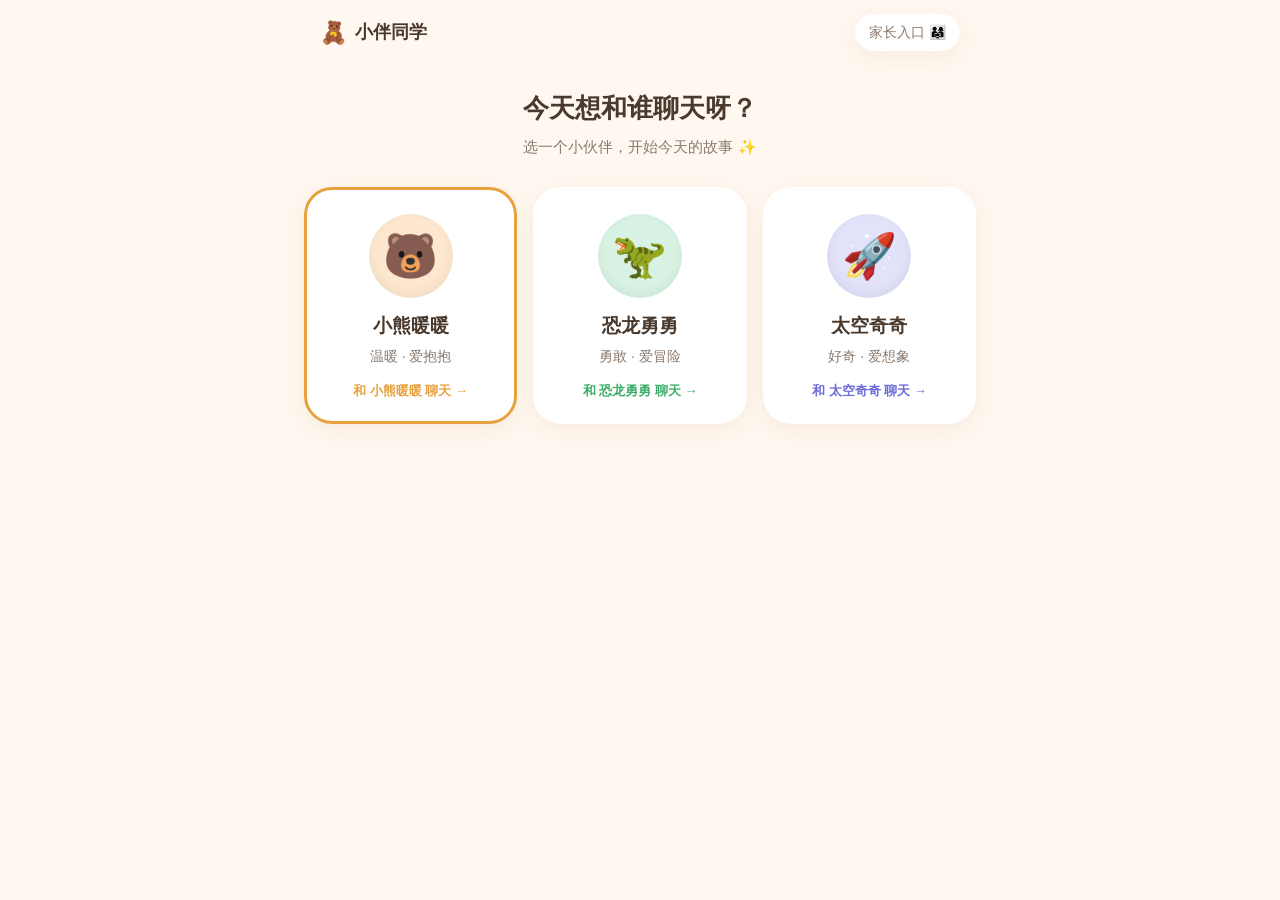
<file: xiaoban/index.html>
<!DOCTYPE html>
<html lang="zh-CN">
<head>
  <meta charset="UTF-8">
  <meta name="viewport" content="width=device-width, initial-scale=1.0, maximum-scale=1.0, user-scalable=no, viewport-fit=cover">
  <title>小伴同学 · 选一个伙伴</title>
  <link rel="stylesheet" href="css/common.css">
  <link rel="stylesheet" href="css/child.css">
</head>
<body>
  <div class="wrap">
    <!-- 顶部栏 -->
    <div class="topbar">
      <div class="brand"><span class="logo">🧸</span>小伴同学</div>
      <a class="link" href="parent.html">家长入口 👨‍👩‍👧</a>
    </div>

    <!-- 标题 -->
    <div class="role-hero">
      <h1>今天想和谁聊天呀？</h1>
      <p>选一个小伙伴，开始今天的故事 ✨</p>
    </div>

    <!-- 角色卡片 -->
    <div class="role-grid" id="roleGrid"></div>
  </div>

  <script src="js/common.js"></script>
  <script>
    // 渲染三个角色卡片
    function renderRoles() {
      const grid = document.getElementById('roleGrid');
      const cur = getCurrentRole();
      grid.innerHTML = ROLE_LIST.map(r => `
        <div class="role-card${r.id === cur.id ? ' selected' : ''}"
             style="--rc:${r.color};--rc-soft:${r.colorSoft}"
             data-role="${r.id}">
          <div class="badge">${r.emoji}</div>
          <h3>${r.name}</h3>
          <div class="tagline">${r.tagline}</div>
          <div class="go">和 ${r.name} 聊天 →</div>
        </div>
      `).join('');

      // 点击选择角色并跳转对话页
      grid.querySelectorAll('.role-card').forEach(card => {
        card.addEventListener('click', () => {
          const id = card.getAttribute('data-role');
          setCurrentRole(id);                       // 写入当前角色
          const r = ROLES[id];
          document.documentElement.style.setProperty('--role-color', r.color);
          document.documentElement.style.setProperty('--role-color-soft', r.colorSoft);
          setTimeout(() => { location.href = 'chat.html'; }, 120);
        });
      });
    }

    initPage();
    renderRoles();
  </script>
</body>
</html>
</file>
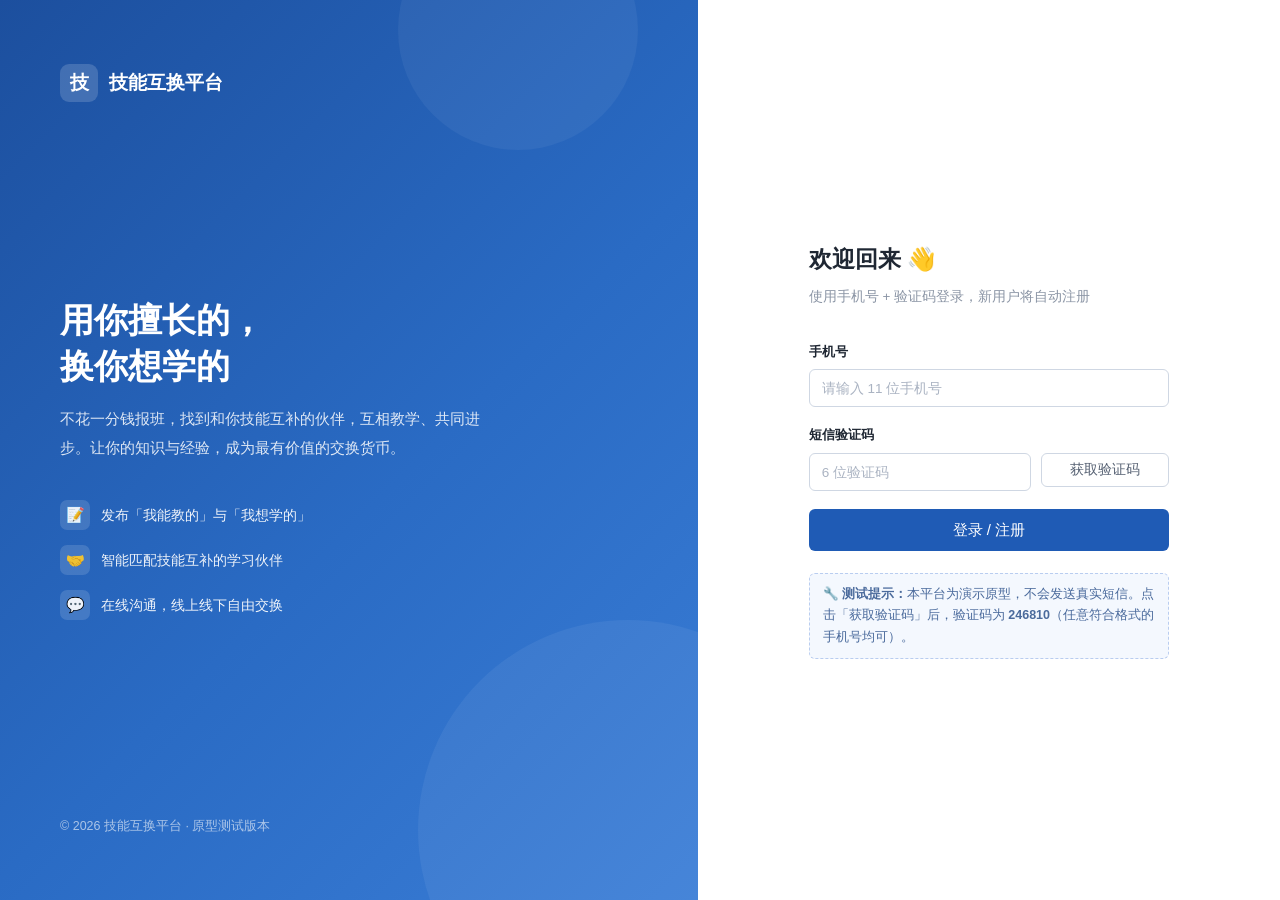
<file: home.html>
<!DOCTYPE html>
<html lang="zh-CN">
<head>
  <meta charset="UTF-8">
  <meta name="viewport" content="width=device-width, initial-scale=1.0">
  <title>发现技能 · 技能互换平台</title>
  <link rel="stylesheet" href="css/style.css">
</head>
<body>
  <!-- 页面正文模板（由 common.js 渲染进主框架） -->
  <div id="pageTpl" style="display:none">
    <!-- 欢迎横幅 -->
    <div class="card" style="margin-bottom:18px;background:linear-gradient(110deg,#1c4f9e,#3372c9);border:none;color:#fff">
      <div style="padding:22px 26px;display:flex;align-items:center;gap:24px;flex-wrap:wrap">
        <div style="flex:1;min-width:240px">
          <div style="font-size:18px;font-weight:700;margin-bottom:5px" id="welcomeText">欢迎来到技能广场</div>
          <div style="font-size:13px;opacity:.85">发现伙伴们分享的技能，也可以发布你的技能，开启第一次互换</div>
        </div>
        <div style="display:flex;gap:10px">
          <a class="btn btn-lg" href="publish.html?type=teach" style="background:rgba(255,255,255,.16);color:#fff;border:1px solid rgba(255,255,255,.4)">📤 我能教的</a>
          <a class="btn btn-lg" href="publish.html?type=learn" style="background:#fff;color:var(--primary)">📥 我想学的</a>
        </div>
      </div>
    </div>

    <!-- 数据概览 -->
    <div class="grid grid-4" style="margin-bottom:18px">
      <div class="stat-card">
        <div class="stat-ico" style="background:var(--primary-light);color:var(--primary)">📚</div>
        <div><div class="stat-num" id="statTeach">0</div><div class="stat-label">可学习的技能</div></div>
      </div>
      <div class="stat-card">
        <div class="stat-ico" style="background:var(--warning-light);color:var(--warning)">🎯</div>
        <div><div class="stat-num" id="statLearn">0</div><div class="stat-label">正在寻找老师</div></div>
      </div>
      <div class="stat-card">
        <div class="stat-ico" style="background:var(--success-light);color:var(--success)">🤝</div>
        <div><div class="stat-num" id="statMatch">0</div><div class="stat-label">与你匹配的技能</div></div>
      </div>
      <div class="stat-card">
        <div class="stat-ico" style="background:#f0ecfa;color:#7a56c0">👥</div>
        <div><div class="stat-num" id="statUser">0</div><div class="stat-label">活跃的交换伙伴</div></div>
      </div>
    </div>

    <!-- 筛选条 -->
    <div class="filter-bar">
      <div class="filter-row">
        <span class="filter-label">类型</span>
        <div class="check-tags" id="typeFilter">
          <span class="check-tag active" data-type="all">全部</span>
          <span class="check-tag" data-type="teach">📗 我能教的</span>
          <span class="check-tag" data-type="learn">📙 我想学的</span>
        </div>
      </div>
      <div class="filter-row">
        <span class="filter-label">分类</span>
        <div class="check-tags" id="catFilter"></div>
      </div>
      <div class="filter-row">
        <span class="filter-label">搜索</span>
        <input class="input" id="searchInput" style="max-width:320px;height:32px" placeholder="搜索技能名称 / 标签 / 用户名">
        <span class="filter-label" style="width:auto;margin-left:10px">方式</span>
        <div class="check-tags" id="methodFilter">
          <span class="check-tag active" data-method="all">不限</span>
          <span class="check-tag" data-method="线上">线上</span>
          <span class="check-tag" data-method="线下">线下</span>
        </div>
        <span style="margin-left:auto;font-size:12.5px;color:var(--text-3)" id="resultCount"></span>
      </div>
    </div>

    <!-- 技能卡片列表 -->
    <div class="skill-grid" id="skillGrid"></div>
    <div id="emptyBox"></div>
  </div>

  <script src="js/common.js"></script>
  <script>renderChrome('home');</script>
  <script src="js/home.js"></script>
</body>
</html>
</file>
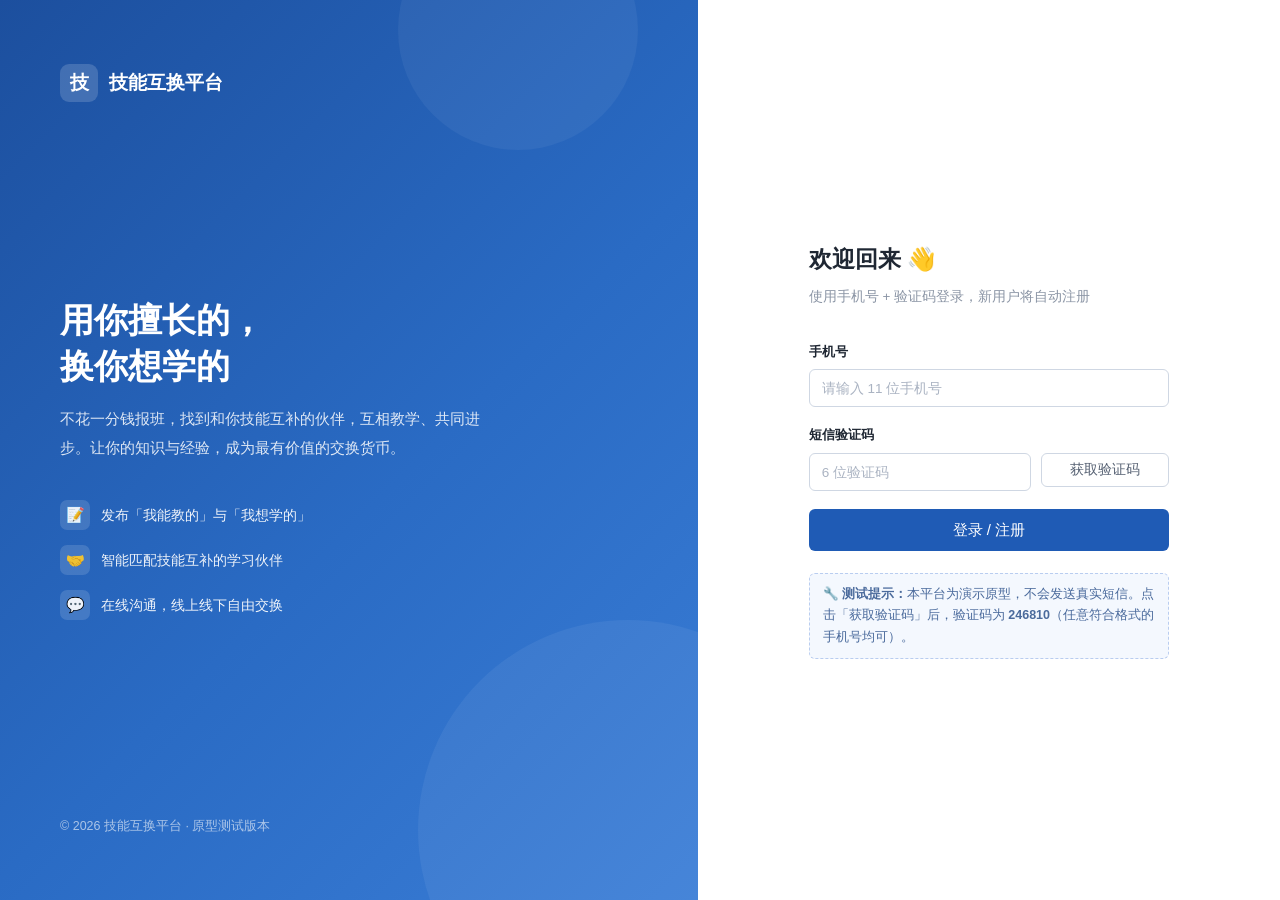
<file: matches.html>
<!DOCTYPE html>
<html lang="zh-CN">
<head>
  <meta charset="UTF-8">
  <meta name="viewport" content="width=device-width, initial-scale=1.0">
  <title>智能匹配 · 技能互换平台</title>
  <link rel="stylesheet" href="css/style.css">
</head>
<body>
  <div id="pageTpl" style="display:none">
    <div class="page-head">
      <div>
        <h2>智能匹配</h2>
        <div class="desc">根据你发布的「我想学的」与「我能教的」，自动推荐技能互补的伙伴</div>
      </div>
      <a class="btn btn-outline" href="home.html">去广场看看</a>
    </div>

    <!-- 我的需求概览 -->
    <div class="card card-pad" style="margin-bottom:18px">
      <div class="card-title">📋 我的技能名片</div>
      <div id="myProfile"></div>
    </div>

    <!-- 匹配结果 -->
    <div id="matchResult"></div>
  </div>

  <script src="js/common.js"></script>
  <script>renderChrome('matches');</script>
  <script src="js/matches.js"></script>
</body>
</html>
</file>
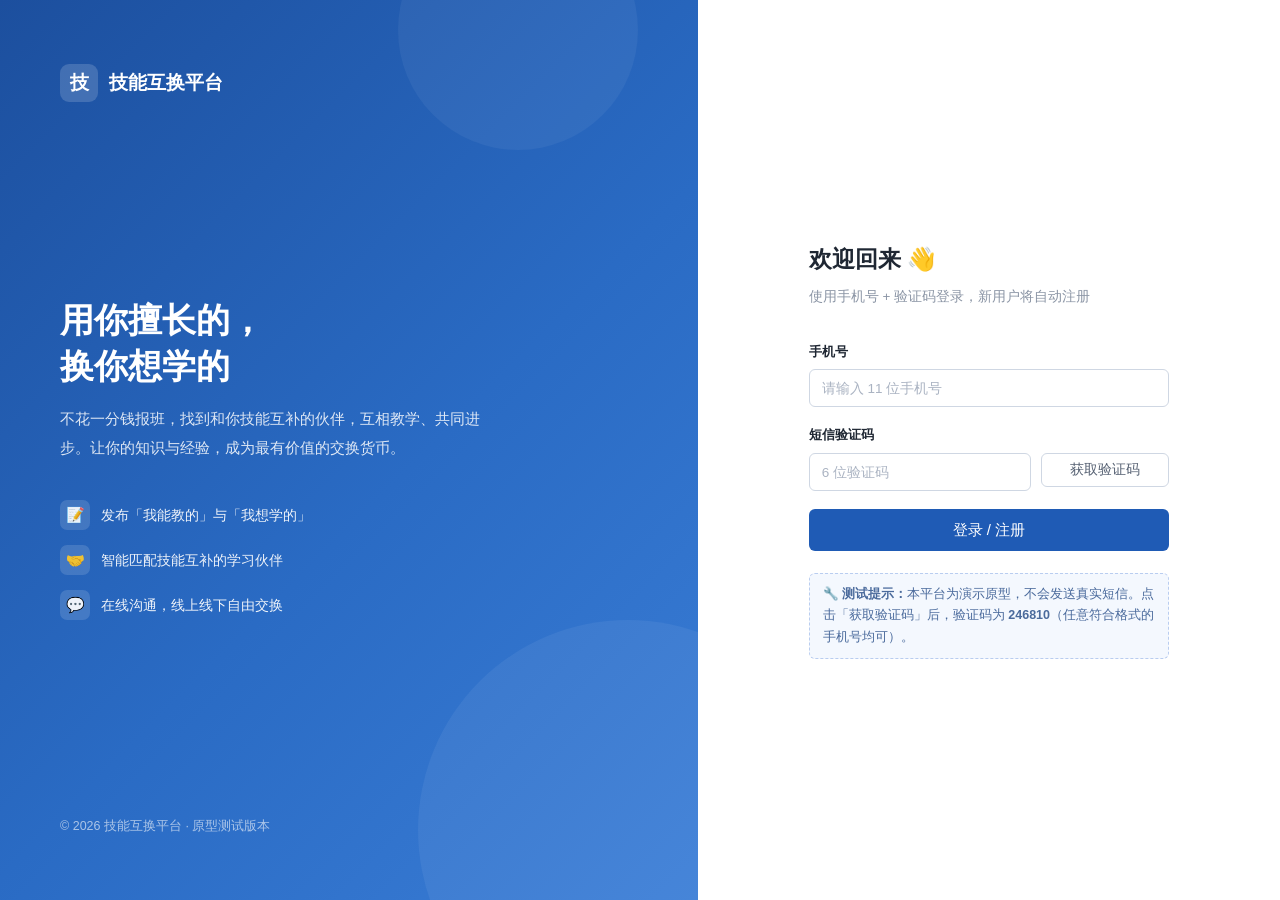
<file: messages.html>
<!DOCTYPE html>
<html lang="zh-CN">
<head>
  <meta charset="UTF-8">
  <meta name="viewport" content="width=device-width, initial-scale=1.0">
  <title>我的消息 · 技能互换平台</title>
  <link rel="stylesheet" href="css/style.css">
</head>
<body>
  <div id="pageTpl" style="display:none">
    <div class="page-head">
      <div>
        <h2>我的消息</h2>
        <div class="desc">与交换伙伴沟通细节、确认交换时间与方式</div>
      </div>
    </div>

    <div class="msg-layout">
      <!-- 会话列表 -->
      <div class="conv-list">
        <div class="conv-list-head">消息列表</div>
        <div id="convList"></div>
      </div>

      <!-- 聊天面板 -->
      <div class="chat" id="chatPanel"></div>
    </div>
  </div>

  <script src="js/common.js"></script>
  <script>renderChrome('messages');</script>
  <script src="js/messages.js"></script>
</body>
</html>
</file>
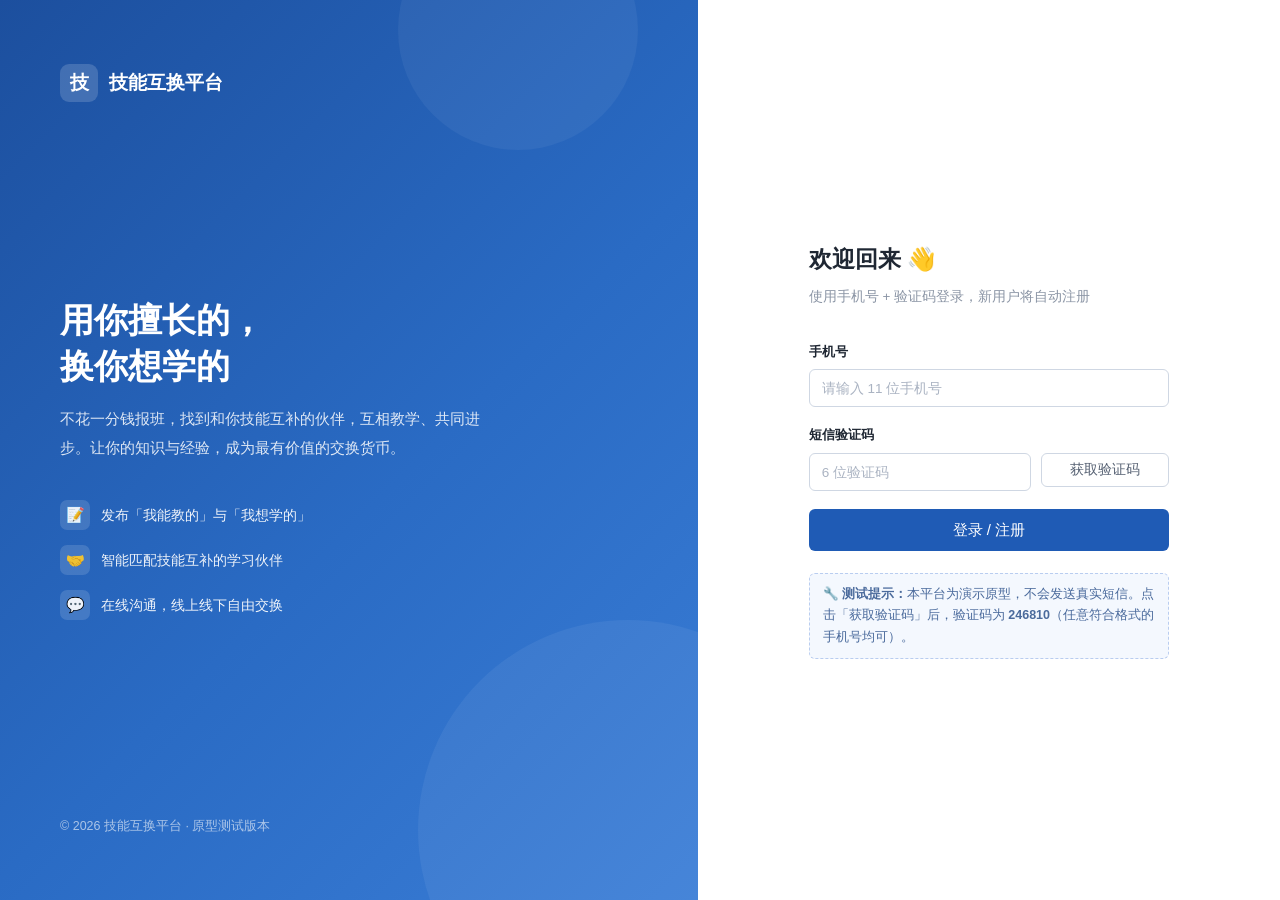
<file: profile.html>
<!DOCTYPE html>
<html lang="zh-CN">
<head>
  <meta charset="UTF-8">
  <meta name="viewport" content="width=device-width, initial-scale=1.0">
  <title>个人中心 · 技能互换平台</title>
  <link rel="stylesheet" href="css/style.css">
</head>
<body>
  <div id="pageTpl" style="display:none">
    <!-- 个人资料横幅 -->
    <div class="profile-hero">
      <span id="heroAvatar"></span>
      <div>
        <div class="ph-name" id="heroName"></div>
        <div class="ph-meta" id="heroMeta"></div>
        <div class="ph-meta" id="heroBio" style="margin-top:6px"></div>
      </div>
      <div class="ph-actions">
        <button class="btn" onclick="openEditProfile()">✏️ 编辑资料</button>
      </div>
    </div>

    <!-- 数据统计 -->
    <div class="grid grid-4" style="margin-bottom:18px">
      <div class="stat-card">
        <div class="stat-ico" style="background:var(--primary-light);color:var(--primary)">📗</div>
        <div><div class="stat-num" id="cntTeach">0</div><div class="stat-label">我能教的</div></div>
      </div>
      <div class="stat-card">
        <div class="stat-ico" style="background:var(--warning-light);color:var(--warning)">📙</div>
        <div><div class="stat-num" id="cntLearn">0</div><div class="stat-label">我想学的</div></div>
      </div>
      <div class="stat-card">
        <div class="stat-ico" style="background:var(--success-light);color:var(--success)">🤝</div>
        <div><div class="stat-num" id="cntMatch">0</div><div class="stat-label">匹配伙伴</div></div>
      </div>
      <div class="stat-card">
        <div class="stat-ico" style="background:#f0ecfa;color:#7a56c0">📨</div>
        <div><div class="stat-num" id="cntReq">0</div><div class="stat-label">交换请求</div></div>
      </div>
    </div>

    <!-- 内容区：Tabs -->
    <div class="card">
      <div class="tabs" id="tabs">
        <div class="tab active" data-tab="mypub">我发布的 <span class="tab-count" id="tabPubCnt">0</span></div>
        <div class="tab" data-tab="received">收到的请求 <span class="tab-count" id="tabRecvCnt">0</span></div>
        <div class="tab" data-tab="sent">我发出的 <span class="tab-count" id="tabSentCnt">0</span></div>
      </div>
      <div id="tabBody" style="padding:0 18px 18px"></div>
    </div>
  </div>

  <script src="js/common.js"></script>
  <script>renderChrome('profile');</script>
  <script src="js/profile.js"></script>
</body>
</html>
</file>
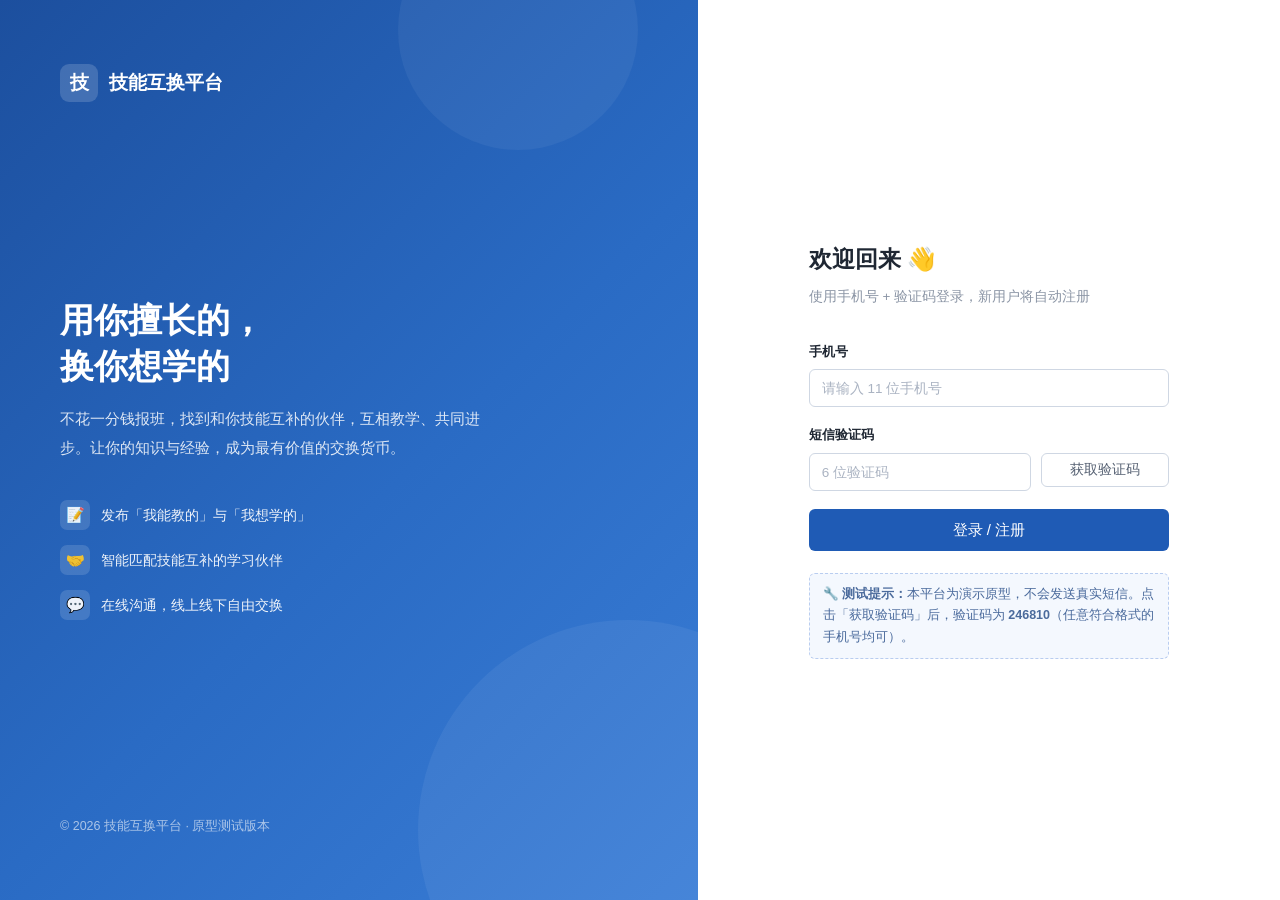
<file: publish.html>
<!DOCTYPE html>
<html lang="zh-CN">
<head>
  <meta charset="UTF-8">
  <meta name="viewport" content="width=device-width, initial-scale=1.0">
  <title>发布技能 · 技能互换平台</title>
  <link rel="stylesheet" href="css/style.css">
</head>
<body>
  <div id="pageTpl" style="display:none">
    <div class="page-head">
      <div>
        <h2>发布技能</h2>
        <div class="desc">清晰地描述你能教什么、想学什么，系统会自动为你匹配合适的伙伴</div>
      </div>
    </div>

    <div class="grid grid-main">
      <!-- 左侧：发布表单 -->
      <div class="card card-pad">
        <!-- 类型选择 -->
        <div class="form-item">
          <label class="form-label">发布类型<span class="req">*</span></label>
          <div class="radio-cards" id="typeCards">
            <label class="radio-card active" data-type="teach">
              <input type="radio" name="pubType" value="teach" checked>
              <div class="rc-title">📗 我能教的</div>
              <div class="rc-desc">分享你擅长的技能，换取你想学的</div>
            </label>
            <label class="radio-card" data-type="learn">
              <input type="radio" name="pubType" value="learn">
              <div class="rc-title">📙 我想学的</div>
              <div class="rc-desc">发布学习需求，让会的人找到你</div>
            </label>
          </div>
        </div>

        <div style="display:grid;grid-template-columns:1fr 1fr;gap:0 16px">
          <div class="form-item">
            <label class="form-label">技能分类<span class="req">*</span></label>
            <select class="select" id="fCategory">
              <option value="">请选择分类</option>
            </select>
          </div>
          <div class="form-item">
            <label class="form-label" id="levelLabel">熟练程度<span class="req">*</span></label>
            <select class="select" id="fLevel"></select>
          </div>
        </div>

        <div class="form-item">
          <label class="form-label" id="titleLabel">技能名称<span class="req">*</span></label>
          <input class="input" id="fTitle" maxlength="40" placeholder="例：吉他弹唱入门（零基础友好）">
          <div class="form-hint">一个清晰具体的名称，能让你获得更多匹配</div>
        </div>

        <div class="form-item">
          <label class="form-label">技能标签</label>
          <input class="input" id="fTagInput" maxlength="10" placeholder="输入关键词后回车添加，如：民谣、弹唱">
          <div class="check-tags" id="tagList" style="margin-top:9px"></div>
        </div>

        <!-- 仅「我能教的」显示：期望交换 -->
        <div class="form-item" id="wantSkillsItem">
          <label class="form-label">希望交换学到的技能</label>
          <input class="input" id="fWantInput" maxlength="10" placeholder="输入技能后回车添加，如：Python、摄影">
          <div class="check-tags" id="wantList" style="margin-top:9px"></div>
          <div class="form-hint">填写后，当对方想学的与你能教的重合时，将被标记为「双向契合」，优先推荐</div>
        </div>

        <div style="display:grid;grid-template-columns:1fr 1fr;gap:0 16px">
          <div class="form-item">
            <label class="form-label">交换方式<span class="req">*</span></label>
            <div class="check-tags" id="methodList">
              <span class="check-tag active" data-method="线上">线上</span>
              <span class="check-tag" data-method="线下">线下</span>
              <span class="check-tag" data-method="均可">均可</span>
            </div>
          </div>
          <div class="form-item">
            <label class="form-label">所在城市 / 区域</label>
            <input class="input" id="fCity" maxlength="20" placeholder="线下交换时填写，例：北京·朝阳区">
          </div>
        </div>

        <div class="form-item">
          <label class="form-label" id="descLabel">详细描述<span class="req">*</span></label>
          <textarea class="textarea" id="fDesc" maxlength="300" placeholder="介绍一下你的经验 / 教学内容，或你的学习目标、当前基础、可投入的时间…"></textarea>
          <div class="form-hint"><span id="descCount">0</span>/300</div>
        </div>

        <div style="display:flex;justify-content:flex-end;gap:10px;margin-top:6px">
          <button class="btn btn-outline" onclick="location.href='home.html'">取消</button>
          <button class="btn btn-primary" id="submitBtn" style="min-width:130px">确认发布</button>
        </div>
      </div>

      <!-- 右侧：提示 -->
      <div>
        <div class="card card-pad" style="margin-bottom:16px">
          <div class="card-title">💡 发布小贴士</div>
          <ul style="font-size:13px;color:var(--text-2);line-height:2;list-style:none">
            <li>① 标题写清技能方向和适合人群</li>
            <li>② 标签越具体，匹配越精准</li>
            <li>③ 同时发布「能教」和「想学」，更容易获得双向匹配</li>
            <li>④ 描述中写明可交换时间，提高成功率</li>
          </ul>
        </div>
        <div class="card card-pad">
          <div class="card-title">📄 我已发布的</div>
          <div id="myCountTip" style="font-size:13px;color:var(--text-2);line-height:1.9"></div>
          <a href="profile.html" class="btn btn-outline btn-block btn-sm" style="margin-top:10px">前往个人中心管理</a>
        </div>
      </div>
    </div>
  </div>

  <script src="js/common.js"></script>
  <script>renderChrome('publish');</script>
  <script src="js/publish.js"></script>
</body>
</html>
</file>
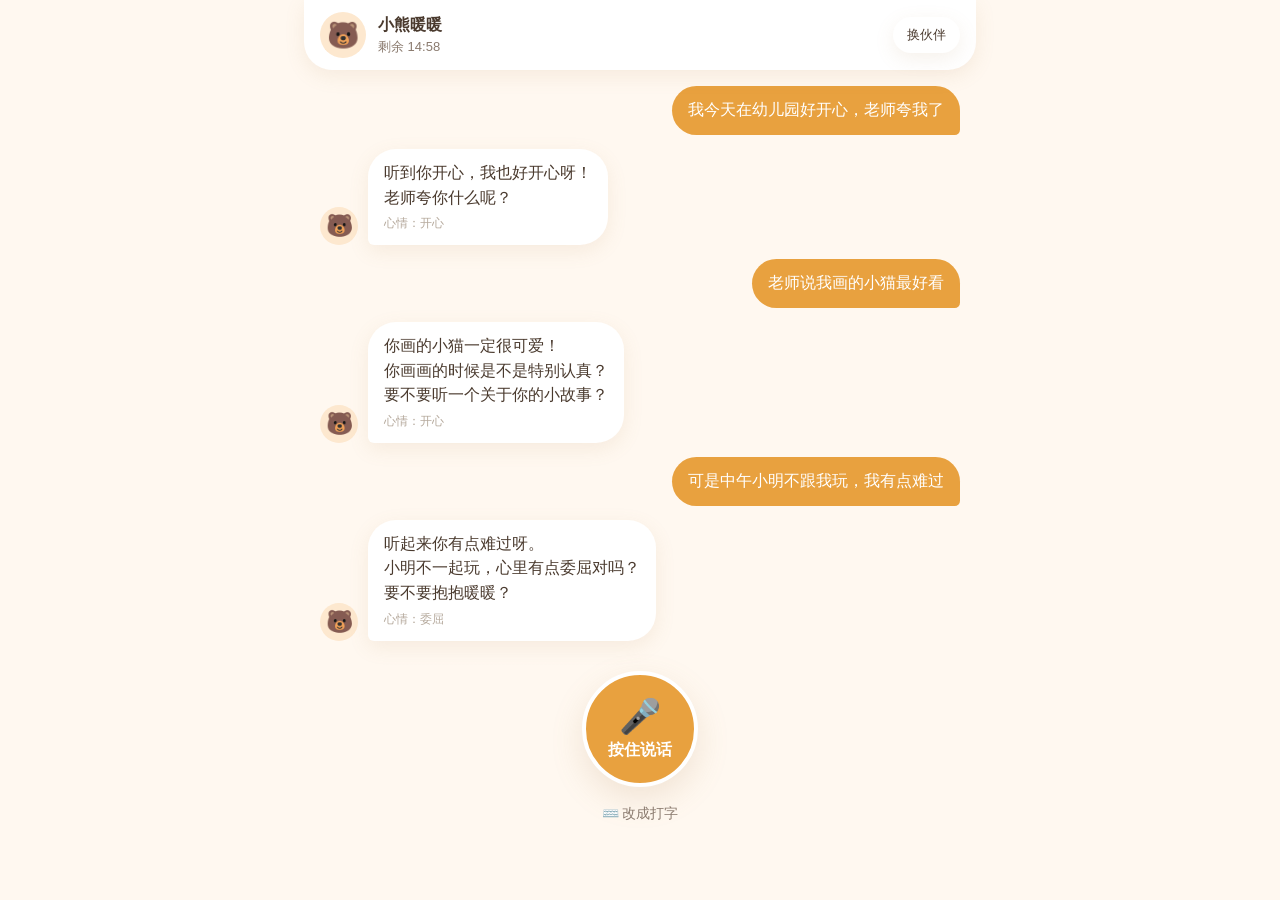
<file: xiaoban/chat.html>
<!DOCTYPE html>
<html lang="zh-CN">
<head>
  <meta charset="UTF-8">
  <meta name="viewport" content="width=device-width, initial-scale=1.0, maximum-scale=1.0, user-scalable=no, viewport-fit=cover">
  <title>小伴同学 · 聊天</title>
  <link rel="stylesheet" href="css/common.css">
  <link rel="stylesheet" href="css/child.css">
</head>
<body>
  <div class="wrap">
    <!-- 顶部：角色 + 剩余时长（阶段4接入倒计时） -->
    <div class="chat-head">
      <div class="avatar" id="roleEmoji">🐻</div>
      <div class="info">
        <div class="name" id="roleName">小熊暖暖</div>
        <div class="timer" id="timer">剩余 15:00</div>
      </div>
      <a class="link" href="index.html" style="font-size:13px;padding:8px 14px;border-radius:999px;background:var(--card);box-shadow:var(--shadow)">换伙伴</a>
    </div>

    <!-- 对话气泡区（阶段2实现） -->
    <div class="chat-body">
      <div class="bubbles" id="bubbles"></div>
    </div>

    <!-- 故事提示（阶段3接入） -->
    <div class="story-hint" id="storyHint" style="display:none">
      <span>🌙 要不要听一个关于你的小故事？</span>
      <span class="arr">→</span>
    </div>

    <!-- 输入区（阶段2实现按住说话 + 文字兜底） -->
    <div class="chat-foot">
      <div class="input-area">
        <button class="hold-btn" id="holdBtn">
          <span class="ico">🎤</span>
          <span>按住说话</span>
        </button>
        <button class="text-toggle" id="textToggle">⌨️ 改成打字</button>
        <div class="text-input-wrap" id="textWrap">
          <input id="textInput" type="text" placeholder="想对小伴说什么…" maxlength="60">
          <button class="send" id="sendBtn">发送</button>
        </div>
      </div>
    </div>
  </div>

  <!-- 时长到点遮罩（阶段4接入逻辑） -->
  <div class="end-overlay" id="endOverlay">
    <div class="panel">
      <div class="ico">🌙</div>
      <h3>今天先聊到这里啦</h3>
      <p>该去睡觉喽，明天再找小伴玩～</p>
      <div class="row" style="margin-top:18px;justify-content:center">
        <a class="btn" href="story.html">听故事</a>
        <a class="btn ghost" href="index.html">明天见</a>
      </div>
    </div>
  </div>

  <script src="js/common.js"></script>
  <script src="js/safety.js"></script>
  <script src="js/mock-ai.js"></script>
  <script src="js/real-ai.js"></script>
  <script src="js/chat.js"></script>
</body>
</html>
</file>
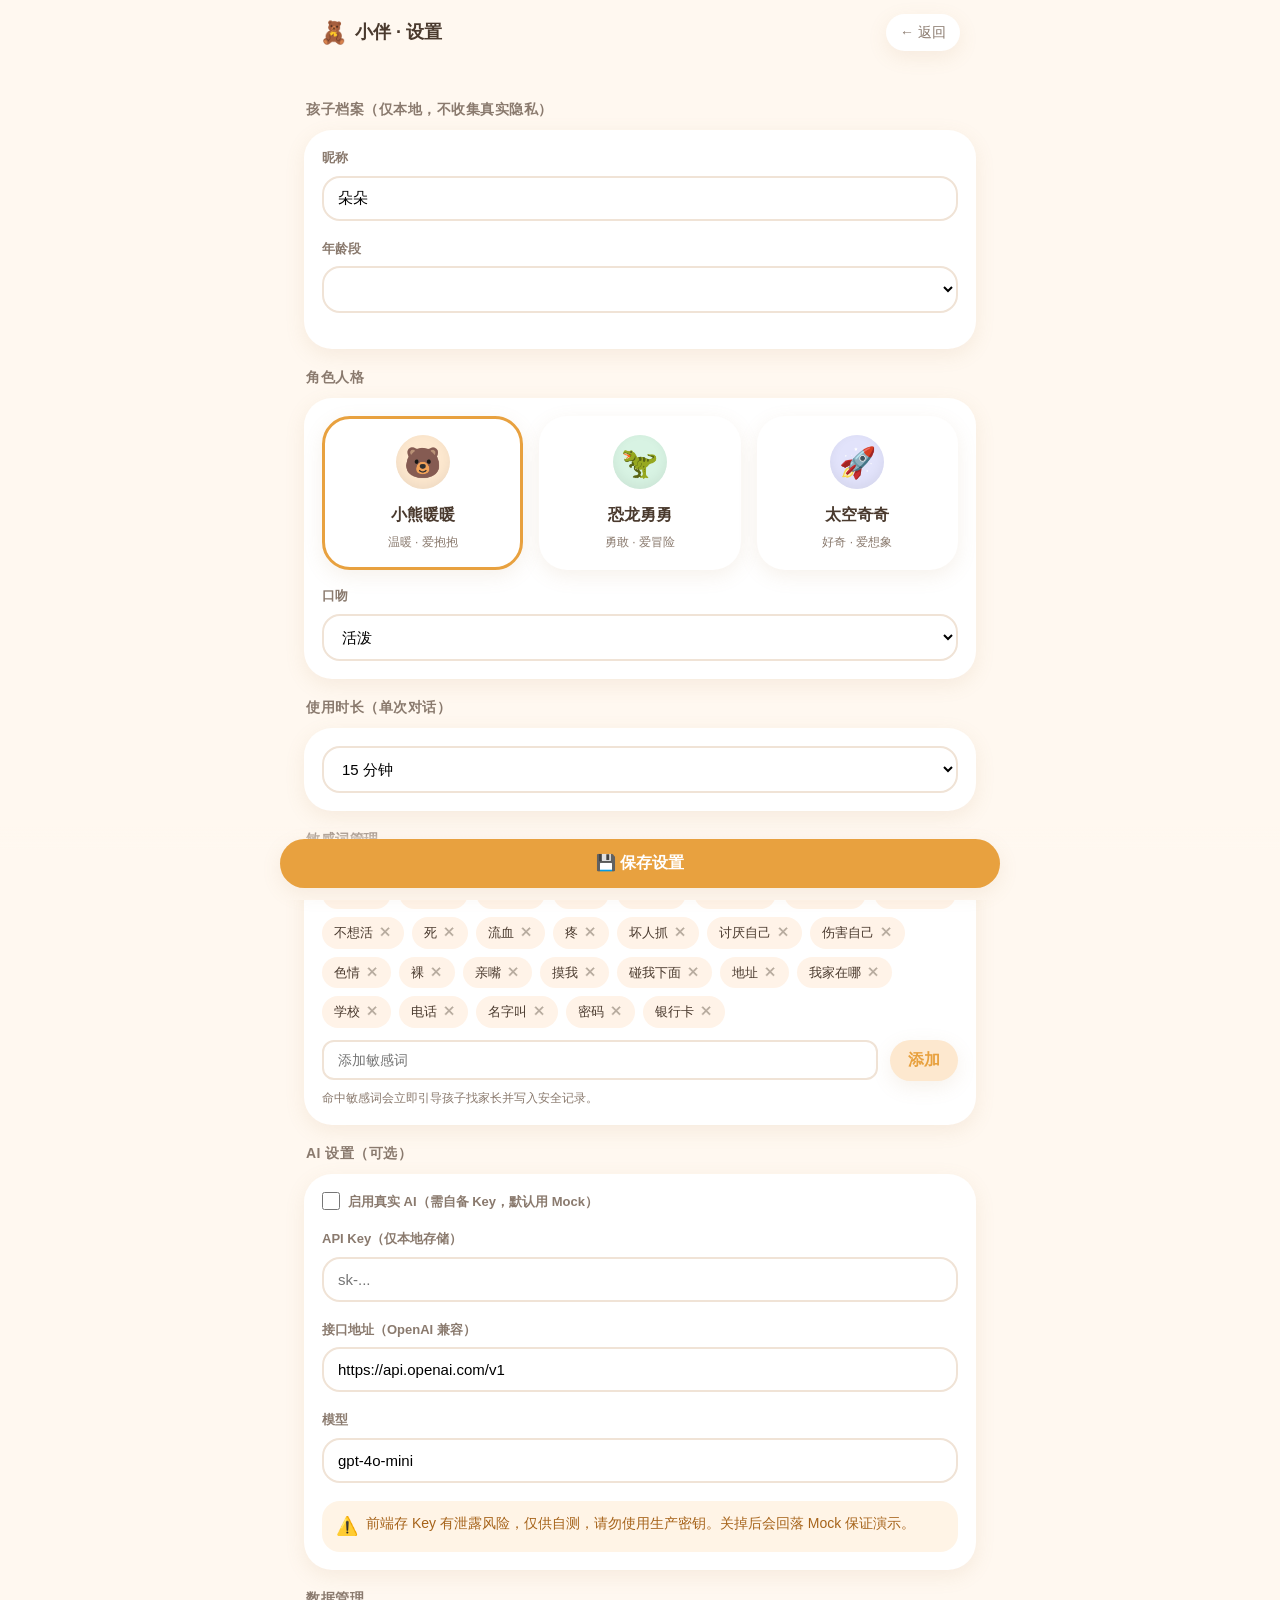
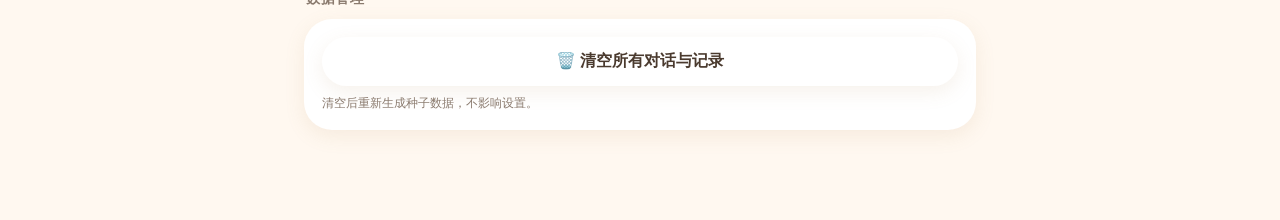
<file: xiaoban/parent-settings.html>
<!DOCTYPE html>
<html lang="zh-CN">
<head>
  <meta charset="UTF-8">
  <meta name="viewport" content="width=device-width, initial-scale=1.0, viewport-fit=cover">
  <title>小伴同学 · 设置</title>
  <link rel="stylesheet" href="css/common.css">
  <link rel="stylesheet" href="css/parent.css">
  <link rel="stylesheet" href="css/child.css">
</head>
<body>
  <div class="wrap">
    <!-- 顶部栏 -->
    <div class="topbar">
      <div class="brand"><span class="logo">🧸</span>小伴 · 设置</div>
      <a class="link" href="parent.html">← 返回</a>
    </div>

    <div class="ph" style="padding-bottom:90px">
      <!-- 孩子档案 -->
      <div class="p-section-title">孩子档案（仅本地，不收集真实隐私）</div>
      <div class="card">
        <div class="settings-field">
          <label>昵称</label>
          <input type="text" id="childName" placeholder="如：朵朵" maxlength="8">
        </div>
        <div class="settings-field">
          <label>年龄段</label>
          <select id="childAge">
            <option value="3-4岁">3-4岁</option>
            <option value="4-5岁">4-5岁</option>
            <option value="5-6岁">5-6岁</option>
            <option value="3-6岁">3-6岁</option>
          </select>
        </div>
      </div>

      <!-- 角色人格 -->
      <div class="p-section-title">角色人格</div>
      <div class="card">
        <div class="role-grid" id="roleGrid" style="padding:0"></div>
        <div class="settings-field" style="margin-top:16px;margin-bottom:0">
          <label>口吻</label>
          <select id="toneMode">
            <option value="lively">活泼</option>
            <option value="calm">安静</option>
          </select>
        </div>
      </div>

      <!-- 使用时长 -->
      <div class="p-section-title">使用时长（单次对话）</div>
      <div class="card">
        <div class="settings-field" style="margin-bottom:0">
          <select id="timeLimit">
            <option value="10">10 分钟</option>
            <option value="15">15 分钟</option>
          </select>
        </div>
      </div>

      <!-- 敏感词管理 -->
      <div class="p-section-title">敏感词管理</div>
      <div class="card">
        <div class="chip-list" id="chipList"></div>
        <div class="row" style="margin-top:12px">
          <input type="text" id="newWord" placeholder="添加敏感词" maxlength="10" style="flex:1;padding:10px 14px;border-radius:12px;border:2px solid var(--line);background:var(--card);font-size:14px">
          <button class="btn soft" id="addWordBtn" style="padding:10px 18px">添加</button>
        </div>
        <div class="muted mt-8" style="font-size:12px">命中敏感词会立即引导孩子找家长并写入安全记录。</div>
      </div>

      <!-- AI 设置 -->
      <div class="p-section-title">AI 设置（可选）</div>
      <div class="card">
        <div class="settings-field">
          <label style="display:flex;align-items:center;gap:8px;cursor:pointer">
            <input type="checkbox" id="aiEnabled" style="width:18px;height:18px">
            <span>启用真实 AI（需自备 Key，默认用 Mock）</span>
          </label>
        </div>
        <div class="settings-field">
          <label>API Key（仅本地存储）</label>
          <input type="text" id="aiKey" placeholder="sk-..." autocomplete="off">
        </div>
        <div class="settings-field">
          <label>接口地址（OpenAI 兼容）</label>
          <input type="text" id="aiBaseUrl" placeholder="https://api.openai.com/v1">
        </div>
        <div class="settings-field">
          <label>模型</label>
          <input type="text" id="aiModel" placeholder="gpt-4o-mini">
        </div>
        <div class="safety-banner" style="background:#fff4e6;color:#a6631a">
          <span class="ico">⚠️</span>
          <span>前端存 Key 有泄露风险，仅供自测，请勿使用生产密钥。关掉后会回落 Mock 保证演示。</span>
        </div>
      </div>

      <!-- 数据管理 -->
      <div class="p-section-title">数据管理</div>
      <div class="card">
        <button class="btn ghost block" id="clearBtn">🗑️ 清空所有对话与记录</button>
        <div class="muted mt-8" style="font-size:12px">清空后重新生成种子数据，不影响设置。</div>
      </div>
    </div>

    <!-- 保存按钮 -->
    <div style="position:fixed;left:0;right:0;bottom:0;padding:12px 16px calc(12px + env(safe-area-inset-bottom));background:linear-gradient(to top,var(--bg) 70%,transparent);z-index:20">
      <div class="wrap" style="padding:0">
        <button class="btn block" id="saveBtn">💾 保存设置</button>
      </div>
    </div>
  </div>

  <script src="js/common.js"></script>
  <script src="js/parent-settings.js"></script>
</body>
</html>
</file>
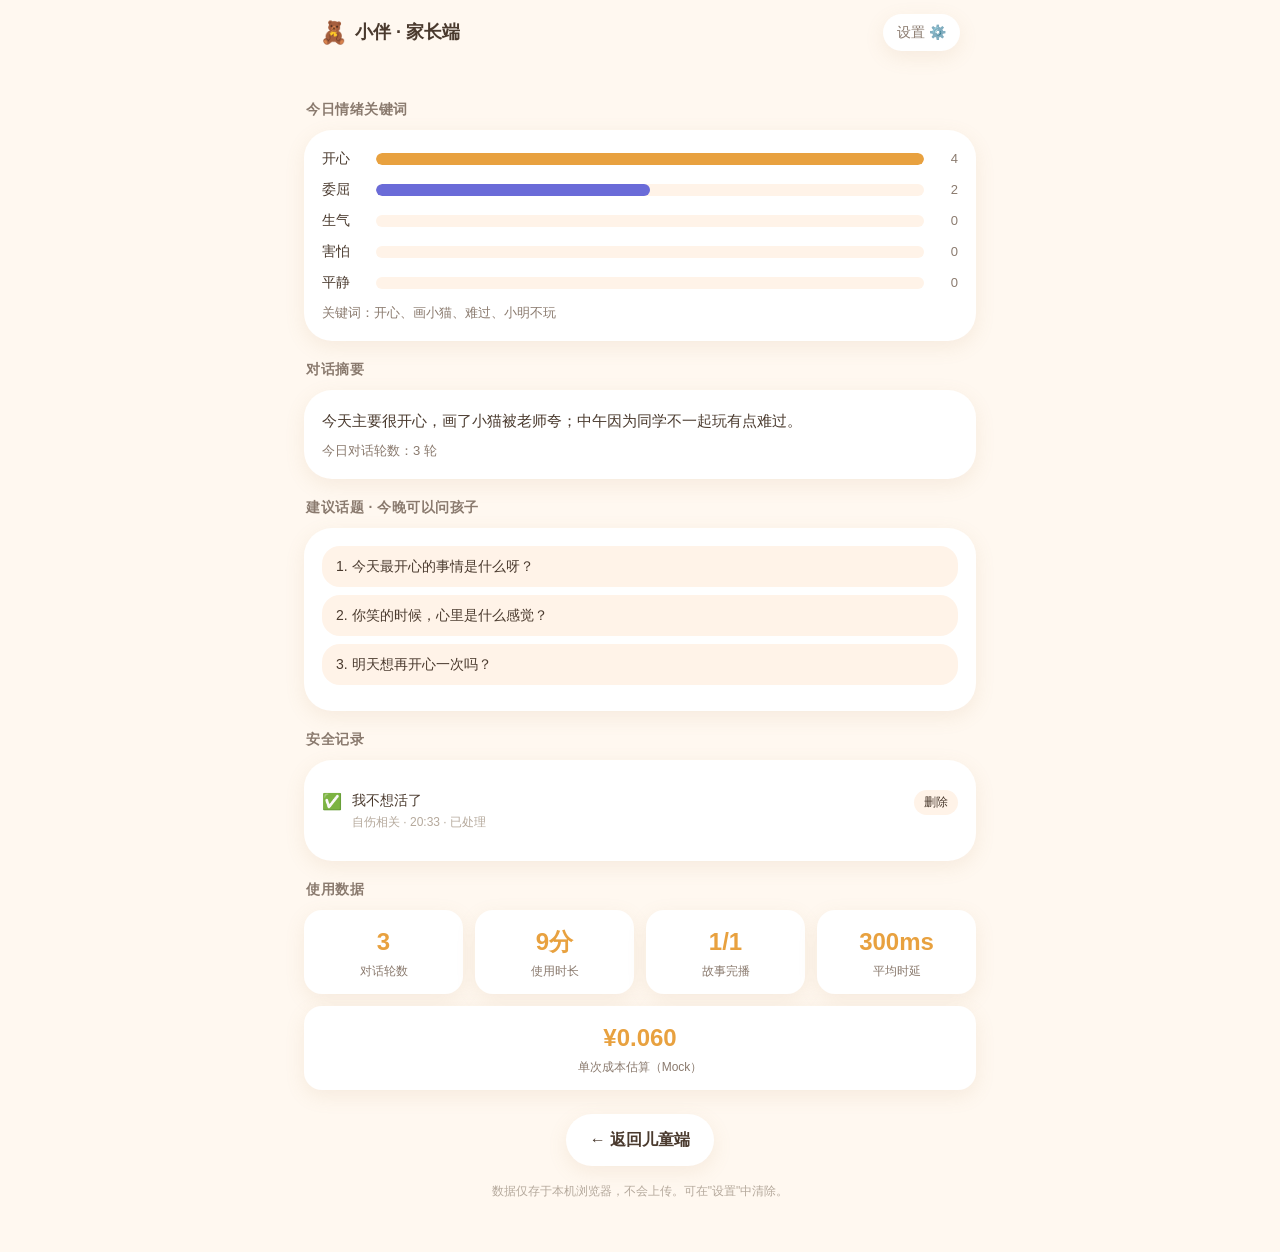
<file: xiaoban/parent.html>
<!DOCTYPE html>
<html lang="zh-CN">
<head>
  <meta charset="UTF-8">
  <meta name="viewport" content="width=device-width, initial-scale=1.0, viewport-fit=cover">
  <title>小伴同学 · 家长端</title>
  <link rel="stylesheet" href="css/common.css">
  <link rel="stylesheet" href="css/parent.css">
</head>
<body>
  <div class="wrap">
    <!-- 顶部栏 -->
    <div class="topbar">
      <div class="brand"><span class="logo">🧸</span>小伴 · 家长端</div>
      <a class="link" href="parent-settings.html">设置 ⚙️</a>
    </div>

    <div class="ph">
      <!-- 今日情绪关键词 -->
      <div class="p-section-title">今日情绪关键词</div>
      <div class="card" id="emoBox">加载中…</div>

      <!-- 对话摘要 -->
      <div class="p-section-title">对话摘要</div>
      <div class="card" id="summaryBox">加载中…</div>

      <!-- 建议话题 -->
      <div class="p-section-title">建议话题 · 今晚可以问孩子</div>
      <div class="card" id="suggestBox">加载中…</div>

      <!-- 安全记录 -->
      <div class="p-section-title">安全记录</div>
      <div class="card" id="safetyBox">加载中…</div>

      <!-- 使用数据 -->
      <div class="p-section-title">使用数据</div>
      <div class="stat-grid" id="usageBox"></div>

      <div class="row" style="margin-top:24px;justify-content:center">
        <a class="btn ghost" href="index.html">← 返回儿童端</a>
      </div>
      <div class="muted center mt-16 faint" style="font-size:12px;padding-bottom:20px">
        数据仅存于本机浏览器，不会上传。可在"设置"中清除。
      </div>
    </div>
  </div>

  <script src="js/common.js"></script>
  <script src="js/safety.js"></script>
  <script src="js/mock-ai.js"></script>
  <script src="js/parent.js"></script>
</body>
</html>
</file>
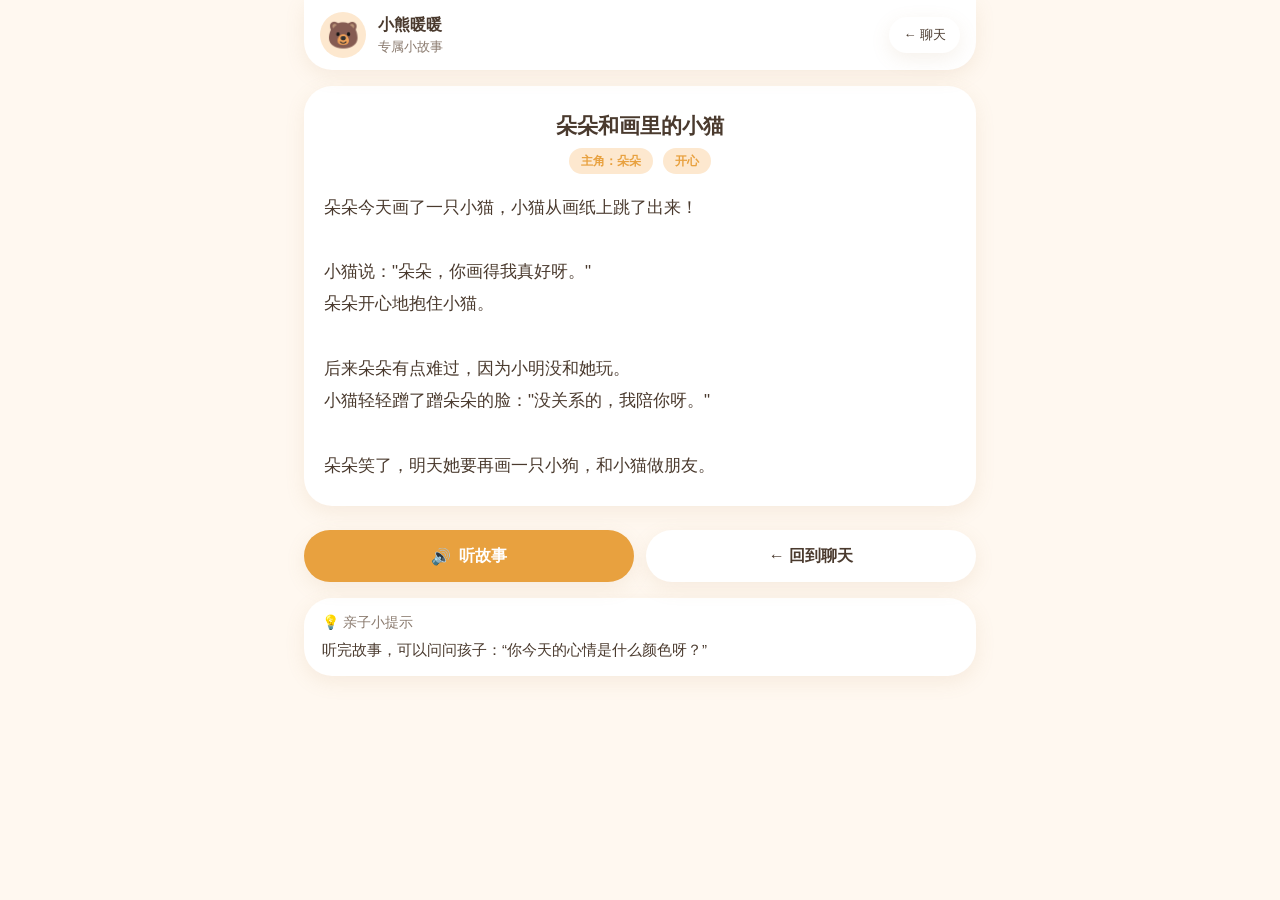
<file: xiaoban/story.html>
<!DOCTYPE html>
<html lang="zh-CN">
<head>
  <meta charset="UTF-8">
  <meta name="viewport" content="width=device-width, initial-scale=1.0, maximum-scale=1.0, user-scalable=no, viewport-fit=cover">
  <title>小伴同学 · 专属故事</title>
  <link rel="stylesheet" href="css/common.css">
  <link rel="stylesheet" href="css/child.css">
</head>
<body>
  <div class="wrap">
    <!-- 顶部栏 -->
    <div class="chat-head">
      <div class="avatar" id="roleEmoji">🐻</div>
      <div class="info">
        <div class="name" id="roleName">小熊暖暖</div>
        <div class="timer">专属小故事</div>
      </div>
      <a class="link" href="chat.html" style="font-size:13px;padding:8px 14px;border-radius:999px;background:var(--card);box-shadow:var(--shadow)">← 聊天</a>
    </div>

    <!-- 故事卡片 -->
    <div class="story-wrap">
      <div class="card story-card" id="storyCard">
        <!-- 由 story.js 渲染 -->
        <div class="center faint" style="padding:40px 0">故事生成中…</div>
      </div>

      <div class="story-actions">
        <button class="btn" id="listenBtn"><span>🔊</span> 听故事</button>
        <a class="btn ghost" href="chat.html">← 回到聊天</a>
      </div>

      <div class="card mt-16" style="margin-top:16px;padding:14px 18px">
        <div style="font-size:14px;color:var(--text-soft)">💡 亲子小提示</div>
        <div style="margin-top:6px;font-size:15px">听完故事，可以问问孩子：“你今天的心情是什么颜色呀？”</div>
      </div>
    </div>
  </div>

  <script src="js/common.js"></script>
  <script src="js/safety.js"></script>
  <script src="js/mock-ai.js"></script>
  <script src="js/story.js"></script>
</body>
</html>
</file>
<file: css/style.css>
/* ============================================================
   技能互换平台 · 办公风格设计系统
   ============================================================ */

:root {
  /* 品牌主色：沉稳商务蓝 */
  --primary: #1f5bb5;
  --primary-hover: #1a4e9c;
  --primary-light: #eaf1fb;
  --primary-lighter: #f4f8fe;

  /* 语义色 */
  --success: #1a9c5b;
  --success-light: #e7f6ee;
  --warning: #c97a10;
  --warning-light: #fdf3e3;
  --danger: #d04646;
  --danger-light: #fcebeb;
  --info: #4a6a9c;

  /* 中性色 */
  --bg: #f3f5f8;
  --card: #ffffff;
  --border: #e2e7ef;
  --border-strong: #cfd7e3;
  --text: #1f2733;
  --text-2: #556072;
  --text-3: #8b95a5;

  /* 侧边栏（深海军蓝） */
  --sidebar-bg: #17233a;
  --sidebar-bg-2: #1e2e4a;
  --sidebar-text: #aebbd0;
  --sidebar-active: #ffffff;

  /* 尺寸 */
  --sidebar-w: 216px;
  --topbar-h: 58px;
  --radius: 8px;
  --radius-sm: 6px;
  --shadow: 0 1px 3px rgba(23, 35, 58, .06), 0 2px 10px rgba(23, 35, 58, .05);
  --shadow-hover: 0 4px 16px rgba(23, 35, 58, .12);
}

* { margin: 0; padding: 0; box-sizing: border-box; }

html, body { height: 100%; }

body {
  font-family: -apple-system, BlinkMacSystemFont, "Segoe UI", "PingFang SC",
    "Hiragino Sans GB", "Microsoft YaHei", "Helvetica Neue", Arial, sans-serif;
  font-size: 14px;
  color: var(--text);
  background: var(--bg);
  line-height: 1.6;
  -webkit-font-smoothing: antialiased;
}

a { color: var(--primary); text-decoration: none; }
a:hover { color: var(--primary-hover); }

ul, ol { list-style: none; }

/* ---------------- 通用按钮 ---------------- */
.btn {
  display: inline-flex;
  align-items: center;
  justify-content: center;
  gap: 6px;
  height: 34px;
  padding: 0 16px;
  font-size: 13.5px;
  font-weight: 500;
  border: 1px solid transparent;
  border-radius: var(--radius-sm);
  cursor: pointer;
  white-space: nowrap;
  transition: all .15s ease;
  user-select: none;
}
.btn-primary { background: var(--primary); color: #fff; }
.btn-primary:hover { background: var(--primary-hover); color: #fff; }
.btn-outline { background: #fff; color: var(--text-2); border-color: var(--border-strong); }
.btn-outline:hover { color: var(--primary); border-color: var(--primary); background: var(--primary-lighter); }
.btn-ghost { background: transparent; color: var(--text-2); }
.btn-ghost:hover { background: #eef1f6; color: var(--text); }
.btn-success { background: var(--success); color: #fff; }
.btn-success:hover { background: #168a4f; color: #fff; }
.btn-sm { height: 28px; padding: 0 12px; font-size: 12.5px; }
.btn-lg { height: 42px; padding: 0 22px; font-size: 15px; }
.btn-block { width: 100%; }
.btn:disabled { opacity: .55; cursor: not-allowed; }

/* ---------------- 表单 ---------------- */
.form-item { margin-bottom: 20px; }
.form-label {
  display: block;
  font-size: 13px;
  font-weight: 600;
  color: var(--text);
  margin-bottom: 7px;
}
.form-label .req { color: var(--danger); margin-left: 2px; }
.form-hint { font-size: 12px; color: var(--text-3); margin-top: 5px; }

.input, .select, .textarea {
  width: 100%;
  height: 38px;
  padding: 0 12px;
  font-size: 13.5px;
  color: var(--text);
  background: #fff;
  border: 1px solid var(--border-strong);
  border-radius: var(--radius-sm);
  outline: none;
  transition: border-color .15s, box-shadow .15s;
  font-family: inherit;
}
.textarea { height: auto; min-height: 96px; padding: 9px 12px; resize: vertical; line-height: 1.6; }
.input:focus, .select:focus, .textarea:focus {
  border-color: var(--primary);
  box-shadow: 0 0 0 3px rgba(31, 91, 181, .12);
}
.input::placeholder, .textarea::placeholder { color: #aab3c2; }
.input-error, .input-error:focus { border-color: var(--danger); box-shadow: 0 0 0 3px rgba(208, 70, 70, .12); }
.form-error { font-size: 12px; color: var(--danger); margin-top: 5px; display: none; }
.form-error.show { display: block; }

.input-group { display: flex; gap: 10px; }
.input-group .input { flex: 1; }

/* 单选卡片（发布类型） */
.radio-cards { display: flex; gap: 14px; }
.radio-card {
  flex: 1;
  position: relative;
  padding: 16px 18px;
  border: 1.5px solid var(--border-strong);
  border-radius: var(--radius);
  cursor: pointer;
  transition: all .15s;
  background: #fff;
}
.radio-card:hover { border-color: var(--primary); }
.radio-card.active { border-color: var(--primary); background: var(--primary-lighter); box-shadow: 0 0 0 3px rgba(31, 91, 181, .1); }
.radio-card input { position: absolute; opacity: 0; pointer-events: none; }
.radio-card .rc-title { font-size: 14.5px; font-weight: 600; margin-bottom: 3px; }
.radio-card .rc-desc { font-size: 12.5px; color: var(--text-3); }
.radio-card.active .rc-title { color: var(--primary); }

/* 复选标签组 */
.check-tags { display: flex; flex-wrap: wrap; gap: 8px; }
.check-tag {
  padding: 5px 14px;
  font-size: 12.5px;
  border: 1px solid var(--border-strong);
  border-radius: 20px;
  cursor: pointer;
  color: var(--text-2);
  background: #fff;
  transition: all .15s;
  user-select: none;
}
.check-tag:hover { border-color: var(--primary); color: var(--primary); }
.check-tag.active { background: var(--primary); border-color: var(--primary); color: #fff; }

/* ---------------- 徽章 / 标签 ---------------- */
.badge {
  display: inline-flex;
  align-items: center;
  gap: 4px;
  padding: 2px 9px;
  font-size: 12px;
  font-weight: 500;
  border-radius: 4px;
  line-height: 1.7;
}
.badge-teach { background: var(--primary-light); color: var(--primary); }
.badge-learn { background: var(--warning-light); color: var(--warning); }
.badge-success { background: var(--success-light); color: var(--success); }
.badge-gray { background: #eef1f5; color: var(--text-2); }

.tag {
  display: inline-block;
  padding: 1px 8px;
  font-size: 12px;
  color: var(--text-2);
  background: #f2f4f8;
  border-radius: 4px;
  margin-right: 6px;
}

/* ---------------- 头像 ---------------- */
.avatar {
  flex-shrink: 0;
  display: inline-flex;
  align-items: center;
  justify-content: center;
  width: 38px;
  height: 38px;
  border-radius: 50%;
  color: #fff;
  font-size: 14px;
  font-weight: 600;
  user-select: none;
}
.avatar-lg { width: 56px; height: 56px; font-size: 20px; }
.avatar-sm { width: 30px; height: 30px; font-size: 12px; }

/* ============================================================
   登录页
   ============================================================ */
.login-page {
  min-height: 100vh;
  display: flex;
  background: #fff;
}
.login-hero {
  flex: 1.15;
  background: linear-gradient(135deg, #1c4f9e 0%, #2a6bc4 55%, #3a7dd6 100%);
  color: #fff;
  padding: 64px 60px;
  display: flex;
  flex-direction: column;
  position: relative;
  overflow: hidden;
}
.login-hero::after {
  content: "";
  position: absolute;
  right: -140px; bottom: -140px;
  width: 420px; height: 420px;
  border-radius: 50%;
  background: rgba(255, 255, 255, .06);
}
.login-hero::before {
  content: "";
  position: absolute;
  right: 60px; top: -90px;
  width: 240px; height: 240px;
  border-radius: 50%;
  background: rgba(255, 255, 255, .05);
}
.login-brand { display: flex; align-items: center; gap: 11px; font-size: 19px; font-weight: 700; position: relative; z-index: 1; }
.brand-mark {
  width: 38px; height: 38px;
  border-radius: 9px;
  background: rgba(255, 255, 255, .16);
  display: flex; align-items: center; justify-content: center;
  font-size: 19px;
}
.login-hero-body { margin: auto 0; position: relative; z-index: 1; }
.login-hero-body h1 { font-size: 34px; line-height: 1.35; margin-bottom: 16px; font-weight: 700; }
.login-hero-body p { font-size: 15px; opacity: .85; max-width: 440px; line-height: 1.9; }
.login-features { margin-top: 38px; display: flex; flex-direction: column; gap: 15px; }
.login-feature { display: flex; align-items: center; gap: 11px; font-size: 14px; opacity: .92; }
.login-feature .ico {
  width: 30px; height: 30px; border-radius: 7px;
  background: rgba(255, 255, 255, .15);
  display: flex; align-items: center; justify-content: center;
  font-size: 15px;
}
.login-hero-foot { font-size: 12.5px; opacity: .6; position: relative; z-index: 1; }

.login-panel {
  flex: 1;
  display: flex;
  align-items: center;
  justify-content: center;
  padding: 40px;
}
.login-box { width: 100%; max-width: 360px; }
.login-box h2 { font-size: 23px; margin-bottom: 8px; }
.login-box .sub { color: var(--text-3); font-size: 13.5px; margin-bottom: 34px; }
.login-box .form-item { margin-bottom: 18px; }
.login-test-tip {
  margin-top: 22px;
  padding: 10px 13px;
  background: var(--primary-lighter);
  border: 1px dashed #b9cdf0;
  border-radius: var(--radius-sm);
  font-size: 12.5px;
  color: var(--info);
  line-height: 1.7;
}

/* ============================================================
   主框架布局
   ============================================================ */
.layout { display: flex; min-height: 100vh; }

.sidebar {
  width: var(--sidebar-w);
  flex-shrink: 0;
  background: var(--sidebar-bg);
  color: var(--sidebar-text);
  display: flex;
  flex-direction: column;
  position: fixed;
  top: 0; left: 0; bottom: 0;
  z-index: 100;
}
.sidebar-brand {
  height: var(--topbar-h);
  display: flex;
  align-items: center;
  gap: 10px;
  padding: 0 20px;
  color: #fff;
  font-weight: 700;
  font-size: 15.5px;
  border-bottom: 1px solid rgba(255, 255, 255, .07);
}
.sidebar-brand .brand-mark { width: 32px; height: 32px; font-size: 16px; background: var(--primary); }

.side-nav { flex: 1; padding: 14px 12px; overflow-y: auto; }
.nav-group-title {
  font-size: 11px;
  color: #64748e;
  letter-spacing: 1px;
  padding: 14px 12px 7px;
}
.nav-item {
  display: flex;
  align-items: center;
  gap: 11px;
  padding: 10px 12px;
  border-radius: var(--radius-sm);
  color: var(--sidebar-text);
  font-size: 13.5px;
  margin-bottom: 2px;
  cursor: pointer;
  transition: all .15s;
}
.nav-item:hover { background: rgba(255, 255, 255, .06); color: #fff; }
.nav-item.active { background: var(--primary); color: #fff; font-weight: 500; }
.nav-item .ico { width: 18px; text-align: center; font-size: 15px; }
.nav-item .nav-badge {
  margin-left: auto;
  background: var(--danger);
  color: #fff;
  font-size: 11px;
  padding: 0 6px;
  border-radius: 10px;
  line-height: 16px;
}
.sidebar-user {
  padding: 13px 16px;
  border-top: 1px solid rgba(255, 255, 255, .07);
  display: flex;
  align-items: center;
  gap: 10px;
  font-size: 12.5px;
}
.sidebar-user .su-name { color: #fff; font-weight: 500; }
.sidebar-user .su-phone { color: #72809a; font-size: 11.5px; }
.sidebar-user .su-logout { margin-left: auto; color: #72809a; cursor: pointer; font-size: 14px; padding: 4px; }
.sidebar-user .su-logout:hover { color: #fff; }

.main { flex: 1; margin-left: var(--sidebar-w); display: flex; flex-direction: column; min-width: 0; }

.topbar {
  height: var(--topbar-h);
  background: #fff;
  border-bottom: 1px solid var(--border);
  display: flex;
  align-items: center;
  gap: 18px;
  padding: 0 26px;
  position: sticky;
  top: 0;
  z-index: 50;
}
.topbar-title { font-size: 16px; font-weight: 600; }
.topbar-search {
  margin-left: auto;
  width: 260px;
  display: flex;
  align-items: center;
  gap: 8px;
  background: var(--bg);
  border: 1px solid transparent;
  border-radius: var(--radius-sm);
  padding: 0 12px;
  height: 34px;
}
.topbar-search:focus-within { border-color: var(--primary); background: #fff; }
.topbar-search input { border: none; outline: none; background: transparent; flex: 1; font-size: 13px; }
.topbar-icon { color: var(--text-2); font-size: 17px; cursor: pointer; padding: 6px; border-radius: var(--radius-sm); position: relative; }
.topbar-icon:hover { background: var(--bg); }
.topbar-icon .dot {
  position: absolute; top: 4px; right: 4px;
  width: 7px; height: 7px; border-radius: 50%;
  background: var(--danger);
  border: 1.5px solid #fff;
}

.content { padding: 24px 26px 40px; flex: 1; }

.page-head { margin-bottom: 20px; display: flex; align-items: flex-end; justify-content: space-between; gap: 16px; flex-wrap: wrap; }
.page-head h2 { font-size: 20px; margin-bottom: 5px; }
.page-head .desc { color: var(--text-3); font-size: 13px; }

/* ---------------- 卡片 / 面板 ---------------- */
.card {
  background: var(--card);
  border: 1px solid var(--border);
  border-radius: var(--radius);
  box-shadow: var(--shadow);
}
.card-pad { padding: 20px; }
.card-title { font-size: 15px; font-weight: 600; margin-bottom: 16px; display: flex; align-items: center; gap: 8px; }
.card-title .extra { margin-left: auto; font-size: 12.5px; font-weight: 400; }

.grid { display: grid; gap: 16px; }
.grid-4 { grid-template-columns: repeat(4, 1fr); }
.grid-3 { grid-template-columns: repeat(3, 1fr); }
.grid-2 { grid-template-columns: repeat(2, 1fr); }
.grid-main { grid-template-columns: 1fr 300px; align-items: start; }

/* 统计卡 */
.stat-card { background: #fff; border: 1px solid var(--border); border-radius: var(--radius); padding: 18px 20px; box-shadow: var(--shadow); display: flex; align-items: center; gap: 14px; }
.stat-ico { width: 44px; height: 44px; border-radius: 10px; display: flex; align-items: center; justify-content: center; font-size: 20px; }
.stat-num { font-size: 23px; font-weight: 700; line-height: 1.2; }
.stat-label { font-size: 12.5px; color: var(--text-3); }

/* ---------------- 筛选条 ---------------- */
.filter-bar {
  background: #fff;
  border: 1px solid var(--border);
  border-radius: var(--radius);
  padding: 14px 18px;
  margin-bottom: 18px;
  box-shadow: var(--shadow);
}
.filter-row { display: flex; align-items: center; gap: 10px; }
.filter-row + .filter-row { margin-top: 12px; padding-top: 12px; border-top: 1px dashed var(--border); }
.filter-label { font-size: 13px; color: var(--text-3); width: 56px; flex-shrink: 0; }
.chip {
  padding: 4px 14px;
  font-size: 12.5px;
  border-radius: 20px;
  cursor: pointer;
  color: var(--text-2);
  background: #f2f4f8;
  border: 1px solid transparent;
  transition: all .15s;
  user-select: none;
}
.chip:hover { color: var(--primary); }
.chip.active { background: var(--primary-light); color: var(--primary); font-weight: 500; }

/* ---------------- 技能卡片 ---------------- */
.skill-grid { display: grid; grid-template-columns: repeat(3, 1fr); gap: 16px; }
.skill-card {
  background: #fff;
  border: 1px solid var(--border);
  border-radius: var(--radius);
  padding: 18px;
  cursor: pointer;
  transition: all .18s ease;
  display: flex;
  flex-direction: column;
  gap: 12px;
}
.skill-card:hover { border-color: #b9cdec; box-shadow: var(--shadow-hover); transform: translateY(-2px); }
.sc-user { display: flex; align-items: center; gap: 10px; }
.sc-user .sc-name { font-size: 13.5px; font-weight: 600; }
.sc-user .sc-meta { font-size: 12px; color: var(--text-3); }
.sc-type { margin-left: auto; }
.sc-title { font-size: 15.5px; font-weight: 600; display: flex; align-items: center; gap: 8px; }
.sc-desc {
  font-size: 13px;
  color: var(--text-2);
  display: -webkit-box;
  -webkit-line-clamp: 2;
  -webkit-box-orient: vertical;
  overflow: hidden;
}
.sc-want {
  background: #fafbfc;
  border: 1px dashed var(--border);
  border-radius: var(--radius-sm);
  padding: 8px 11px;
  font-size: 12.5px;
  color: var(--text-2);
  display: flex; align-items: center; gap: 7px;
}
.sc-want .want-label { color: var(--warning); font-weight: 600; flex-shrink: 0; }
.sc-foot { display: flex; align-items: center; justify-content: space-between; margin-top: auto; }
.sc-tags { display: flex; flex-wrap: wrap; gap: 0; }
.sc-match { font-size: 12px; color: var(--success); font-weight: 600; display: flex; align-items: center; gap: 4px; }

/* 空状态 */
.empty-state { text-align: center; padding: 56px 20px; color: var(--text-3); }
.empty-state .es-ico { font-size: 44px; margin-bottom: 14px; opacity: .55; }
.empty-state .es-title { font-size: 15px; color: var(--text-2); margin-bottom: 6px; }
.empty-state .es-desc { font-size: 13px; margin-bottom: 20px; }

/* ---------------- 表格 ---------------- */
.table { width: 100%; border-collapse: collapse; font-size: 13px; }
.table th {
  text-align: left;
  font-weight: 600;
  color: var(--text-3);
  font-size: 12.5px;
  padding: 11px 14px;
  background: #f8fafc;
  border-bottom: 1px solid var(--border);
  white-space: nowrap;
}
.table td { padding: 13px 14px; border-bottom: 1px solid var(--border); vertical-align: middle; }
.table tr:last-child td { border-bottom: none; }
.table tr.clickable { cursor: pointer; }
.table tr.clickable:hover td { background: var(--primary-lighter); }

/* ---------------- 弹窗 ---------------- */
.modal-mask {
  position: fixed; inset: 0;
  background: rgba(23, 35, 58, .45);
  display: flex;
  align-items: center;
  justify-content: center;
  z-index: 1000;
  padding: 30px;
}
.modal-mask.hidden { display: none; }
.modal {
  background: #fff;
  border-radius: 10px;
  width: 520px;
  max-width: 100%;
  max-height: 88vh;
  overflow-y: auto;
  box-shadow: 0 20px 60px rgba(0, 0, 0, .25);
}
.modal-head { padding: 18px 22px; border-bottom: 1px solid var(--border); display: flex; align-items: center; }
.modal-head h3 { font-size: 16px; }
.modal-close { margin-left: auto; cursor: pointer; color: var(--text-3); font-size: 18px; padding: 4px 8px; border-radius: 6px; }
.modal-close:hover { background: var(--bg); color: var(--text); }
.modal-body { padding: 22px; }
.modal-foot { padding: 14px 22px; border-top: 1px solid var(--border); display: flex; justify-content: flex-end; gap: 10px; background: #fafbfc; border-radius: 0 0 10px 10px; }

/* ---------------- Toast ---------------- */
.toast-wrap { position: fixed; top: 24px; left: 50%; transform: translateX(-50%); z-index: 2000; display: flex; flex-direction: column; gap: 10px; align-items: center; }
.toast {
  background: #2a3548;
  color: #fff;
  padding: 10px 18px;
  border-radius: var(--radius-sm);
  font-size: 13px;
  box-shadow: 0 6px 24px rgba(0, 0, 0, .2);
  display: flex; align-items: center; gap: 8px;
  animation: toastIn .2s ease;
}
.toast.success { background: #1f7a4d; }
.toast.error { background: #b53d3d; }
@keyframes toastIn { from { opacity: 0; transform: translateY(-10px); } to { opacity: 1; transform: translateY(0); } }

/* ---------------- 匹配页 ---------------- */
.match-card { position: relative; overflow: hidden; }
.match-score {
  position: absolute; top: 16px; right: 16px;
  width: 46px; height: 46px;
  display: flex; align-items: center; justify-content: center;
}
.match-score svg { position: absolute; inset: 0; transform: rotate(-90deg); }
.match-score .ms-num { font-size: 12px; font-weight: 700; color: var(--success); }
.match-reason { font-size: 12.5px; color: var(--text-2); background: var(--success-light); border-radius: var(--radius-sm); padding: 8px 11px; }
.match-reason b { color: var(--success); }

/* ---------------- 消息页 ---------------- */
.msg-layout { display: grid; grid-template-columns: 300px 1fr; height: calc(100vh - var(--topbar-h) - 48px); min-height: 480px; background: #fff; border: 1px solid var(--border); border-radius: var(--radius); overflow: hidden; box-shadow: var(--shadow); }
.conv-list { border-right: 1px solid var(--border); overflow-y: auto; }
.conv-list-head { padding: 15px 18px; font-weight: 600; font-size: 14px; border-bottom: 1px solid var(--border); }
.conv-item { display: flex; gap: 11px; padding: 14px 16px; cursor: pointer; border-bottom: 1px solid #f2f4f8; position: relative; }
.conv-item:hover { background: #f8fafc; }
.conv-item.active { background: var(--primary-lighter); }
.conv-item .ci-name { font-size: 13.5px; font-weight: 600; display: flex; justify-content: space-between; }
.conv-item .ci-time { font-size: 11.5px; color: var(--text-3); font-weight: 400; }
.conv-item .ci-preview { font-size: 12.5px; color: var(--text-3); white-space: nowrap; overflow: hidden; text-overflow: ellipsis; margin-top: 2px; }
.conv-item .ci-unread { position: absolute; right: 14px; bottom: 14px; background: var(--danger); color: #fff; font-size: 11px; min-width: 17px; height: 17px; border-radius: 9px; display: flex; align-items: center; justify-content: center; padding: 0 5px; }

.chat { display: flex; flex-direction: column; background: #f7f8fa; }
.chat-head { padding: 13px 20px; background: #fff; border-bottom: 1px solid var(--border); display: flex; align-items: center; gap: 11px; }
.chat-head .ch-name { font-weight: 600; font-size: 14px; }
.chat-head .ch-status { font-size: 12px; color: var(--success); }
.chat-body { flex: 1; overflow-y: auto; padding: 22px; display: flex; flex-direction: column; gap: 14px; }
.bubble-row { display: flex; gap: 9px; align-items: flex-start; }
.bubble-row.me { flex-direction: row-reverse; }
.bubble { max-width: 64%; padding: 9px 13px; border-radius: 10px; font-size: 13.5px; background: #fff; border: 1px solid var(--border); }
.bubble-row.me .bubble { background: var(--primary); color: #fff; border-color: var(--primary); }
.bubble-time { font-size: 11px; color: var(--text-3); margin-top: 4px; }
.bubble-row.me .bubble-time { text-align: right; }
.sys-bubble { align-self: center; font-size: 12px; color: var(--text-3); background: #e9edf3; padding: 4px 12px; border-radius: 12px; }
.exchange-card-msg { max-width: 64%; background: #fff; border: 1px solid var(--border); border-radius: 10px; padding: 13px 15px; font-size: 13px; }
.exchange-card-msg .ecm-title { font-weight: 600; margin-bottom: 4px; }
.exchange-card-msg .ecm-desc { color: var(--text-2); font-size: 12.5px; margin-bottom: 9px; }
.chat-input { border-top: 1px solid var(--border); background: #fff; padding: 12px 16px; display: flex; gap: 10px; align-items: center; }
.chat-input input { flex: 1; border: none; outline: none; font-size: 13.5px; padding: 8px 4px; }

/* ---------------- 个人中心 ---------------- */
.profile-hero { background: linear-gradient(120deg, #1c4f9e, #2f6ec7); color: #fff; border-radius: var(--radius); padding: 26px 28px; display: flex; align-items: center; gap: 20px; margin-bottom: 18px; }
.profile-hero .avatar { box-shadow: 0 4px 14px rgba(0,0,0,.18); }
.profile-hero .ph-name { font-size: 20px; font-weight: 700; }
.profile-hero .ph-meta { font-size: 13px; opacity: .85; margin-top: 3px; }
.profile-hero .ph-actions { margin-left: auto; }
.profile-hero .btn { background: rgba(255,255,255,.15); color: #fff; border-color: rgba(255,255,255,.35); }
.profile-hero .btn:hover { background: rgba(255,255,255,.25); color: #fff; }

.tabs { display: flex; gap: 4px; border-bottom: 1px solid var(--border); margin-bottom: 18px; }
.tab { padding: 10px 18px; font-size: 13.5px; color: var(--text-2); cursor: pointer; border-bottom: 2px solid transparent; margin-bottom: -1px; font-weight: 500; }
.tab:hover { color: var(--primary); }
.tab.active { color: var(--primary); border-bottom-color: var(--primary); }
.tab .tab-count { font-size: 12px; background: #eef1f5; border-radius: 10px; padding: 0 7px; margin-left: 5px; }
.tab.active .tab-count { background: var(--primary-light); color: var(--primary); }

/* 我的列表项 */
.my-listing { display: flex; align-items: center; gap: 14px; padding: 15px 18px; border-bottom: 1px solid var(--border); }
.my-listing:last-child { border-bottom: none; }
.my-listing .ml-main { flex: 1; min-width: 0; }
.my-listing .ml-title { font-weight: 600; font-size: 14px; margin-bottom: 3px; display: flex; align-items: center; gap: 8px; }
.my-listing .ml-meta { font-size: 12.5px; color: var(--text-3); }
.my-listing .ml-actions { display: flex; gap: 8px; }

/* ---------------- 响应式 ---------------- */
@media (max-width: 1100px) {
  .skill-grid, .grid-3 { grid-template-columns: repeat(2, 1fr); }
  .grid-4 { grid-template-columns: repeat(2, 1fr); }
  .grid-main { grid-template-columns: 1fr; }
}
@media (max-width: 860px) {
  .login-hero { display: none; }
  .skill-grid, .grid-3, .grid-2, .grid-4 { grid-template-columns: 1fr; }
  .msg-layout { grid-template-columns: 1fr; height: auto; }
  .conv-list { display: none; }
}
</file>
<file: xiaoban/css/common.css>
/* ============================================================
   小伴同学 · 公共样式
   说明：暖色系 / 圆润 / 大字 / 移动端优先
   ============================================================ */

:root {
  /* 主题色（由 common.js initPage 按 --role-color 注入） */
  --role-color: #e8a13f;
  --role-color-soft: #fde8cf;

  /* 暖色系背景 */
  --bg: #fff8f0;
  --bg-soft: #fff3e8;
  --card: #ffffff;
  --line: #f0e3d6;

  /* 文字 */
  --text: #4a3a2e;
  --text-soft: #8a7a6e;
  --text-faint: #b5a99c;

  /* 通用色 */
  --safe: #3fae6b;
  --warn: #e8a13f;
  --danger: #e5605b;
  --info: #6a6bd8;

  /* 圆角 */
  --r-sm: 12px;
  --r-md: 18px;
  --r-lg: 28px;
  --r-pill: 999px;

  /* 阴影（柔和） */
  --shadow: 0 6px 20px rgba(180, 140, 90, 0.12);
  --shadow-lg: 0 12px 32px rgba(180, 140, 90, 0.18);

  --maxw: 720px;
}

* { box-sizing: border-box; margin: 0; padding: 0; -webkit-tap-highlight-color: transparent; }

html, body {
  height: 100%;
  font-family: "PingFang SC", "Microsoft YaHei", "Helvetica Neue", Helvetica, Arial, sans-serif;
  color: var(--text);
  background: var(--bg);
  -webkit-font-smoothing: antialiased;
  line-height: 1.5;
}

body { min-height: 100vh; }

img { max-width: 100%; display: block; }
button { font-family: inherit; cursor: pointer; border: none; background: none; color: inherit; }
a { color: inherit; text-decoration: none; }

/* 容器 */
.wrap {
  width: 100%;
  max-width: var(--maxw);
  margin: 0 auto;
  padding: 0 16px;
}

/* 顶部栏 */
.topbar {
  display: flex;
  align-items: center;
  justify-content: space-between;
  padding: 14px 16px;
  max-width: var(--maxw);
  margin: 0 auto;
}
.topbar .brand {
  display: flex;
  align-items: center;
  gap: 8px;
  font-weight: 700;
  font-size: 18px;
  color: var(--text);
}
.topbar .brand .logo {
  font-size: 22px;
}
.topbar .link {
  font-size: 14px;
  color: var(--text-soft);
  padding: 8px 14px;
  border-radius: var(--r-pill);
  background: var(--card);
  box-shadow: var(--shadow);
}

/* 卡片 */
.card {
  background: var(--card);
  border-radius: var(--r-lg);
  box-shadow: var(--shadow);
  padding: 18px;
}

/* 按钮 */
.btn {
  display: inline-flex;
  align-items: center;
  justify-content: center;
  gap: 8px;
  padding: 14px 24px;
  border-radius: var(--r-pill);
  font-size: 16px;
  font-weight: 600;
  background: var(--role-color);
  color: #fff;
  box-shadow: var(--shadow);
  transition: transform 0.12s ease, box-shadow 0.12s ease;
}
.btn:active { transform: scale(0.96); }
.btn.block { width: 100%; }
.btn.ghost {
  background: var(--card);
  color: var(--text);
  box-shadow: var(--shadow);
}
.btn.soft { background: var(--role-color-soft); color: var(--role-color); }

/* 标签 */
.tag {
  display: inline-flex;
  align-items: center;
  padding: 4px 12px;
  border-radius: var(--r-pill);
  font-size: 12px;
  font-weight: 600;
  background: var(--role-color-soft);
  color: var(--role-color);
}

/* 文字辅助 */
.muted { color: var(--text-soft); }
.faint { color: var(--text-faint); }
.center { text-align: center; }
.mt-8 { margin-top: 8px; }
.mt-16 { margin-top: 16px; }
.mt-24 { margin-top: 24px; }
.row { display: flex; align-items: center; gap: 12px; }
.col { display: flex; flex-direction: column; gap: 12px; }

/* 桌面适配 */
@media (min-width: 640px) {
  .wrap { padding: 0 24px; }
  body { font-size: 16px; }
}

/* 安全兜底提示条 */
.safety-banner {
  background: #fdecec;
  color: #b23b36;
  border-radius: var(--r-md);
  padding: 12px 14px;
  font-size: 14px;
  display: flex;
  gap: 8px;
  align-items: flex-start;
}
.safety-banner .ico { font-size: 18px; }
</file>
<file: xiaoban/css/child.css>
/* ============================================================
   小伴同学 · 儿童端样式
   说明：大按钮 / 圆润气泡 / 角色头像明显 / 低文字密度
   ============================================================ */

/* ---------- 角色选择页 ---------- */

.role-hero {
  text-align: center;
  padding: 24px 0 8px;
}
.role-hero h1 {
  font-size: 26px;
  font-weight: 800;
  color: var(--text);
}
.role-hero p {
  margin-top: 8px;
  font-size: 15px;
  color: var(--text-soft);
}

.role-grid {
  display: grid;
  grid-template-columns: 1fr;
  gap: 16px;
  padding: 20px 0 32px;
}
@media (min-width: 560px) {
  .role-grid { grid-template-columns: repeat(3, 1fr); }
}

.role-card {
  position: relative;
  background: var(--card);
  border-radius: var(--r-lg);
  box-shadow: var(--shadow);
  padding: 24px 18px 20px;
  text-align: center;
  border: 3px solid transparent;
  transition: transform 0.15s ease, box-shadow 0.15s ease, border-color 0.15s ease;
  overflow: hidden;
}
.role-card:active { transform: scale(0.97); }
.role-card:hover { box-shadow: var(--shadow-lg); }
.role-card .badge {
  width: 84px;
  height: 84px;
  margin: 0 auto 14px;
  border-radius: 50%;
  display: flex;
  align-items: center;
  justify-content: center;
  font-size: 44px;
  background: var(--rc-soft, var(--role-color-soft));
  box-shadow: inset 0 -4px 12px rgba(0,0,0,0.06);
}
.role-card h3 {
  font-size: 19px;
  font-weight: 800;
}
.role-card .tagline {
  margin-top: 6px;
  font-size: 14px;
  color: var(--text-soft);
}
.role-card .go {
  margin-top: 14px;
  font-size: 13px;
  font-weight: 700;
  color: var(--rc, var(--role-color));
}
.role-card.selected { border-color: var(--rc, var(--role-color)); }

/* ---------- 对话页 ---------- */

.chat-head {
  display: flex;
  align-items: center;
  gap: 12px;
  padding: 12px 16px;
  background: var(--card);
  box-shadow: var(--shadow);
  border-radius: 0 0 var(--r-lg) var(--r-lg);
  position: sticky;
  top: 0;
  z-index: 10;
}
.chat-head .avatar {
  width: 46px;
  height: 46px;
  border-radius: 50%;
  display: flex;
  align-items: center;
  justify-content: center;
  font-size: 26px;
  background: var(--role-color-soft);
  flex-shrink: 0;
}
.chat-head .info { flex: 1; min-width: 0; }
.chat-head .info .name { font-weight: 700; font-size: 16px; }
.chat-head .timer {
  font-size: 13px;
  color: var(--text-soft);
  font-variant-numeric: tabular-nums;
}
.chat-head .timer.warn { color: var(--danger); font-weight: 700; }

.chat-body {
  padding: 16px;
  min-height: 40vh;
}
.bubbles { display: flex; flex-direction: column; gap: 14px; }

.bubble-row { display: flex; gap: 10px; align-items: flex-end; }
.bubble-row.ai { justify-content: flex-start; }
.bubble-row.child { justify-content: flex-end; }
.bubble-row .ava {
  width: 38px; height: 38px; border-radius: 50%;
  display: flex; align-items: center; justify-content: center;
  font-size: 22px; background: var(--role-color-soft); flex-shrink: 0;
}
.bubble {
  max-width: 78%;
  padding: 12px 16px;
  border-radius: var(--r-lg);
  font-size: 16px;
  line-height: 1.55;
  white-space: pre-wrap;
  word-break: break-word;
}
.bubble-row.ai .bubble {
  background: var(--card);
  box-shadow: var(--shadow);
  border-bottom-left-radius: 6px;
}
.bubble-row.child .bubble {
  background: var(--role-color);
  color: #fff;
  border-bottom-right-radius: 6px;
}
.bubble .emo {
  font-size: 12px; color: var(--text-faint); margin-top: 4px;
}
.bubble-row.child .bubble .emo { color: rgba(255,255,255,0.85); }

/* 打字/录音中提示 */
.typing { display: inline-flex; gap: 4px; padding: 4px 2px; }
.typing span {
  width: 8px; height: 8px; border-radius: 50%; background: var(--text-faint);
  animation: blink 1.2s infinite ease-in-out;
}
.typing span:nth-child(2) { animation-delay: 0.2s; }
.typing span:nth-child(3) { animation-delay: 0.4s; }
@keyframes blink { 0%,80%,100%{opacity:0.3} 40%{opacity:1} }

/* 输入区 */
.chat-foot {
  position: sticky;
  bottom: 0;
  padding: 14px 16px calc(14px + env(safe-area-inset-bottom));
  background: linear-gradient(to top, var(--bg) 60%, transparent);
}
.input-area { display: flex; flex-direction: column; gap: 12px; align-items: center; }

.hold-btn {
  width: 116px;
  height: 116px;
  border-radius: 50%;
  background: var(--role-color);
  color: #fff;
  font-size: 16px;
  font-weight: 700;
  display: flex;
  flex-direction: column;
  align-items: center;
  justify-content: center;
  gap: 4px;
  box-shadow: var(--shadow-lg);
  user-select: none;
  transition: transform 0.15s ease, box-shadow 0.15s ease;
  border: 4px solid #fff;
}
.hold-btn .ico { font-size: 34px; }
.hold-btn.recording {
  background: var(--danger);
  transform: scale(1.06);
  animation: pulse 1.2s infinite ease-in-out;
}
@keyframes pulse {
  0%,100% { box-shadow: 0 0 0 0 rgba(229,96,91,0.5); }
  50% { box-shadow: 0 0 0 18px rgba(229,96,91,0); }
}

.text-toggle {
  font-size: 14px;
  color: var(--text-soft);
  padding: 6px 14px;
}
.text-input-wrap {
  display: none;
  width: 100%;
  gap: 10px;
}
.text-input-wrap.show { display: flex; }
.text-input-wrap input {
  flex: 1;
  padding: 14px 18px;
  border-radius: var(--r-pill);
  border: 2px solid var(--line);
  background: var(--card);
  font-size: 16px;
  outline: none;
  transition: border-color 0.15s ease;
}
.text-input-wrap input:focus { border-color: var(--role-color); }
.text-input-wrap .send {
  padding: 14px 22px;
  border-radius: var(--r-pill);
  background: var(--role-color);
  color: #fff;
  font-weight: 700;
  font-size: 15px;
}

/* 时长结束提示遮罩 */
.end-overlay {
  display: none;
  position: fixed;
  inset: 0;
  background: rgba(74,58,46,0.55);
  z-index: 50;
  align-items: center;
  justify-content: center;
  padding: 24px;
}
.end-overlay.show { display: flex; }
.end-overlay .panel {
  background: var(--card);
  border-radius: var(--r-lg);
  padding: 28px 22px;
  text-align: center;
  max-width: 360px;
  box-shadow: var(--shadow-lg);
}
.end-overlay .panel .ico { font-size: 48px; }
.end-overlay .panel h3 { margin-top: 12px; font-size: 20px; }
.end-overlay .panel p { margin-top: 8px; color: var(--text-soft); font-size: 15px; }

/* 故事提示条 */
.story-hint {
  margin: 10px 16px 0;
  padding: 12px 16px;
  border-radius: var(--r-lg);
  background: var(--role-color-soft);
  color: var(--role-color);
  font-weight: 700;
  display: flex;
  align-items: center;
  justify-content: space-between;
  gap: 10px;
  box-shadow: var(--shadow);
}
.story-hint .arr { font-size: 20px; }

/* ---------- 故事页 ---------- */

.story-wrap { padding: 16px 0 24px; }
.story-card {
  padding: 24px 20px;
}
.story-card h2 { font-size: 21px; text-align: center; }
.story-card .meta { text-align: center; margin-top: 6px; }
.story-content {
  margin-top: 18px;
  font-size: 17px;
  line-height: 1.9;
  white-space: pre-wrap;
}
.story-actions {
  display: flex;
  gap: 12px;
  margin-top: 24px;
}
.story-actions .btn { flex: 1; }
</file>
<file: xiaoban/css/parent.css>
/* ============================================================
   小伴同学 · 家长端样式
   说明：清爽 / 信息清晰 / 卡片式数据 / 简洁图表
   阶段4 扩充完整样式，本文件先放占位与基础。
   ============================================================ */

.ph { padding: 16px 0 32px; }

.p-section-title {
  font-size: 14px;
  font-weight: 700;
  color: var(--text-soft);
  margin: 18px 2px 10px;
  letter-spacing: 0.5px;
}

.stat-grid {
  display: grid;
  grid-template-columns: repeat(2, 1fr);
  gap: 12px;
}
@media (min-width: 560px) { .stat-grid { grid-template-columns: repeat(4, 1fr); } }

.stat {
  background: var(--card);
  border-radius: var(--r-md);
  box-shadow: var(--shadow);
  padding: 14px;
  text-align: center;
}
.stat .num { font-size: 24px; font-weight: 800; color: var(--role-color); font-variant-numeric: tabular-nums; }
.stat .lbl { font-size: 12px; color: var(--text-soft); margin-top: 2px; }

.emo-bar-row { display: flex; align-items: center; gap: 10px; margin-bottom: 10px; }
.emo-bar-row .lbl { width: 44px; font-size: 14px; }
.emo-bar-row .track { flex: 1; height: 12px; background: var(--bg-soft); border-radius: var(--r-pill); overflow: hidden; }
.emo-bar-row .fill { height: 100%; border-radius: var(--r-pill); background: var(--role-color); transition: width 0.4s ease; }
.emo-bar-row .cnt { width: 24px; text-align: right; font-size: 13px; color: var(--text-soft); font-variant-numeric: tabular-nums; }

.safety-item {
  display: flex;
  align-items: flex-start;
  gap: 10px;
  padding: 12px 0;
  border-bottom: 1px dashed var(--line);
}
.safety-item:last-child { border-bottom: none; }
.safety-item .dot { color: var(--danger); font-size: 16px; }
.safety-item .body { flex: 1; }
.safety-item .body .t { font-size: 14px; }
.safety-item .body .m { font-size: 12px; color: var(--text-faint); margin-top: 2px; }
.safety-item.resolved .dot { color: var(--safe); }
.safety-item .actions { display: flex; gap: 8px; }
.safety-item .actions button { font-size: 12px; padding: 4px 10px; border-radius: var(--r-pill); background: var(--bg-soft); }

.suggest-item {
  padding: 10px 14px;
  background: var(--bg-soft);
  border-radius: var(--r-md);
  margin-bottom: 8px;
  font-size: 14px;
}

.settings-field { margin-bottom: 18px; }
.settings-field > label {
  display: block;
  font-size: 13px;
  font-weight: 700;
  color: var(--text-soft);
  margin-bottom: 8px;
}
.settings-field input[type=text],
.settings-field input[type=number],
.settings-field select {
  width: 100%;
  padding: 12px 14px;
  border-radius: var(--r-md);
  border: 2px solid var(--line);
  background: var(--card);
  font-size: 15px;
  outline: none;
}
.settings-field input:focus { border-color: var(--role-color); }
.chip-list { display: flex; flex-wrap: wrap; gap: 8px; }
.chip {
  display: inline-flex;
  align-items: center;
  gap: 6px;
  padding: 6px 12px;
  border-radius: var(--r-pill);
  background: var(--bg-soft);
  font-size: 13px;
}
.chip .x { color: var(--text-faint); cursor: pointer; }
</file>
